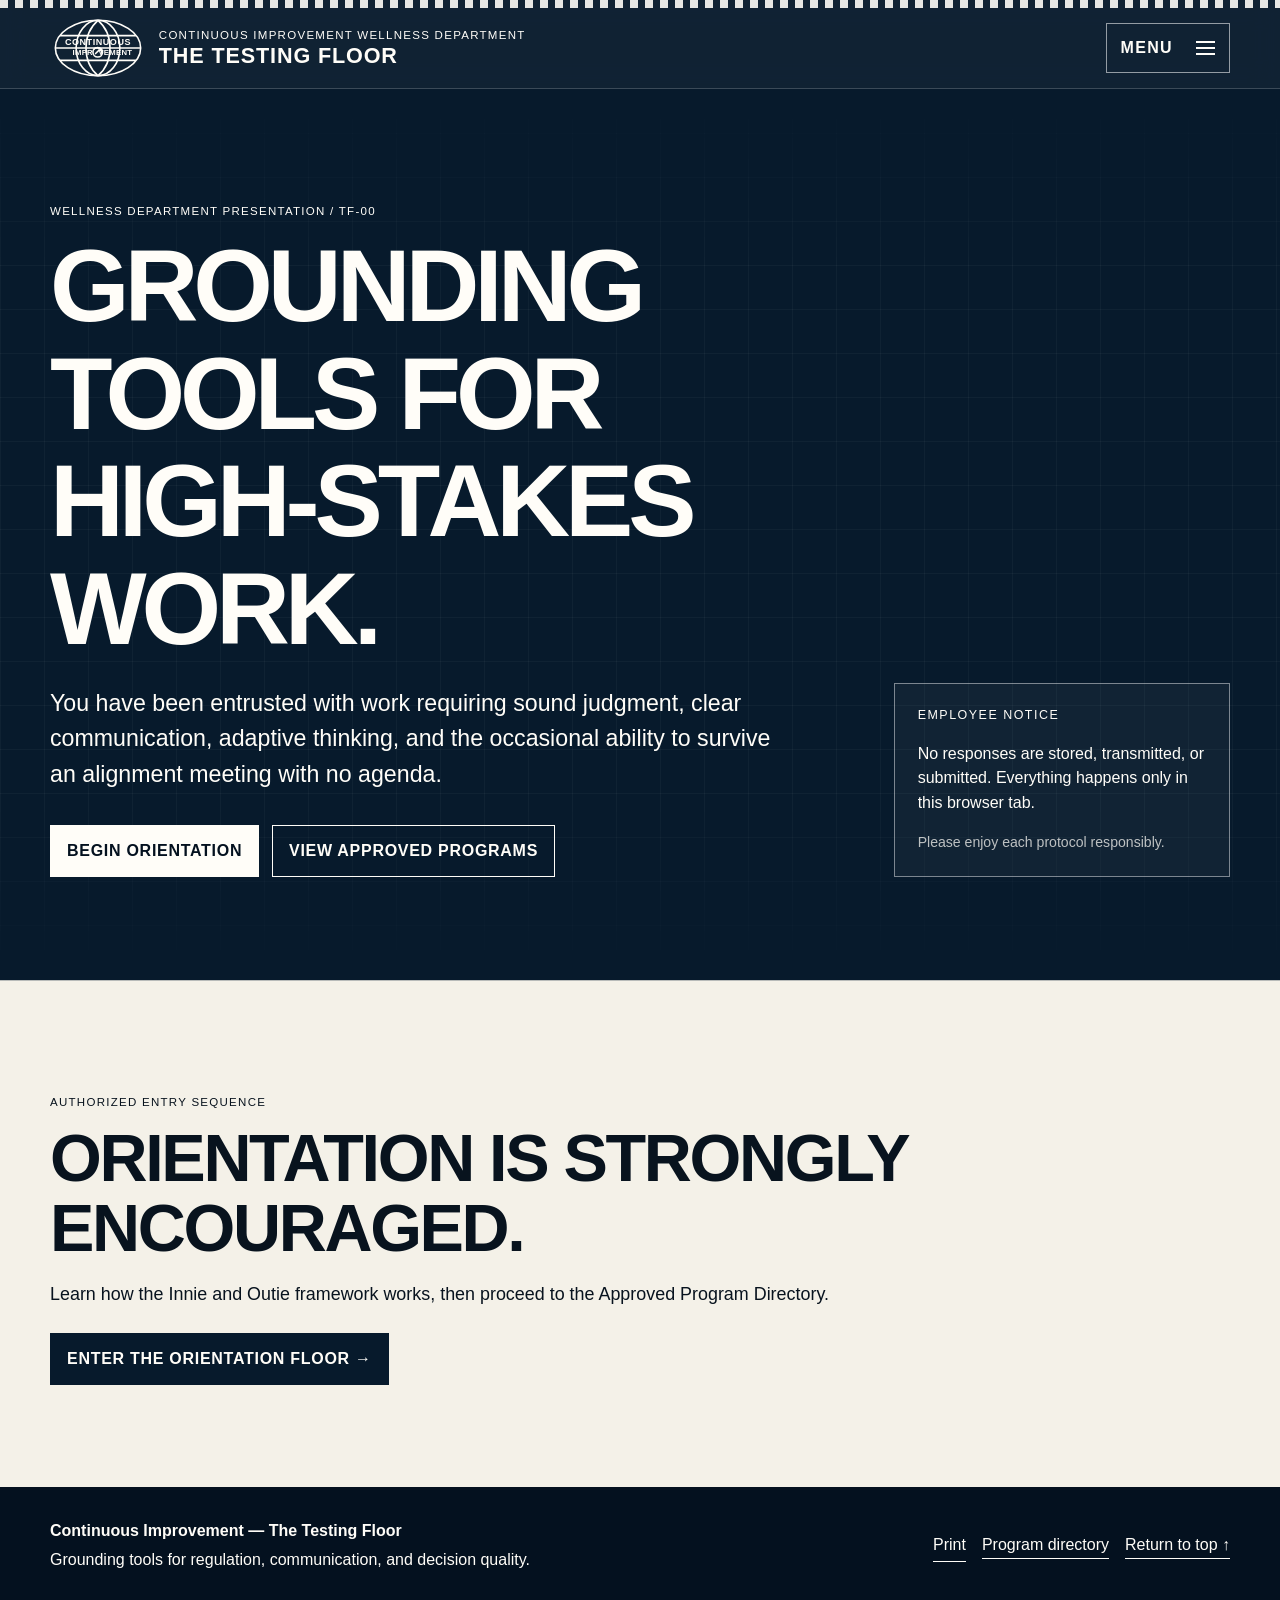
<file: index.html>
<!doctype html>
<html lang="en">
<head>
  <meta charset="utf-8">
  <meta name="viewport" content="width=device-width, initial-scale=1">
  <meta name="description" content="The Testing Floor: privacy-first grounding tools for high-stakes work.">
  <meta name="theme-color" content="#071a2c">
  <title>Grounding Tools for High-Stakes Work | The Testing Floor</title>
  <link rel="icon" href="assets/favicon.svg" type="image/svg+xml">
  <link rel="stylesheet" href="styles.css">
  <script src="script.js" defer></script>
</head>
<body class="multi-page-site">
  <a class="skip-link" href="#main-content">Skip to main content</a>
  <header class="site-header" id="top">
  <div class="header-stripes" aria-hidden="true"></div>
  <div class="header-inner">
    <a class="brand" href="index.html" aria-label="The Testing Floor home">
      <img src="assets/ci-globe.svg" alt="" width="128" height="96">
      <span class="brand-copy">
        <span class="eyebrow">Continuous Improvement Wellness Department</span>
        <span class="brand-title">The Testing Floor</span>
      </span>
    </a>
    <div class="menu-shell">
      <button class="menu-button" type="button" aria-expanded="false" aria-controls="site-menu">
        <span class="menu-button-label">Menu</span>
        <span class="menu-glyph" aria-hidden="true"><i></i><i></i><i></i></span>
      </button>
      <nav id="site-menu" class="site-menu" aria-label="Site navigation">
        <a href="index.html" aria-current="page"><span class="site-menu-number">01</span><span class="site-menu-copy"><strong>Home</strong><small>Testing Floor entrance</small></span></a><a href="orientation.html"><span class="site-menu-number">02</span><span class="site-menu-copy"><strong>The You You Are</strong><small>Orientation</small></span></a><a href="program-directory.html"><span class="site-menu-number">03</span><span class="site-menu-copy"><strong>Program Directory</strong><small>Approved grounding programs</small></span></a><a href="patient-protocols.html"><span class="site-menu-number">04</span><span class="site-menu-copy"><strong>Patient Protocols</strong><small>Which program should I use?</small></span></a><a href="patient-outie-facts.html"><span class="site-menu-number">05</span><span class="site-menu-copy"><strong>Patient Outie Facts</strong><small>Wellness Center closing</small></span></a>
      </nav>
    </div>
  </div>
</header>
  <main id="main-content">
<section aria-labelledby="hero-title" class="hero section section-dark" id="home">
  <div class="hero-grid">
    <div>
      <p class="protocol-code">WELLNESS DEPARTMENT PRESENTATION / TF-00</p>
      <h1 id="hero-title">Grounding tools for high-stakes work.</h1>
      <p class="hero-lede">You have been entrusted with work requiring sound judgment, clear communication, adaptive thinking, and the occasional ability to survive an alignment meeting with no agenda.</p>
      <div class="button-row">
        <a class="button button-primary" href="orientation.html">Begin orientation</a>
        <a class="button button-secondary" href="program-directory.html">View approved programs</a>
      </div>
    </div>
    <aside aria-label="Privacy notice" class="hero-notice">
      <p class="notice-label">Employee Notice</p>
      <p>No responses are stored, transmitted, or submitted. Everything happens only in this browser tab.</p>
      <p class="notice-small">Please enjoy each protocol responsibly.</p>
    </aside>
  </div>
</section>
<section class="section section-cream entrance-panel" aria-labelledby="entrance-title">
  <div class="section-heading">
    <p class="protocol-code">AUTHORIZED ENTRY SEQUENCE</p>
    <h2 id="entrance-title">Orientation is strongly encouraged.</h2>
    <p>Learn how the Innie and Outie framework works, then proceed to the Approved Program Directory.</p>
  </div>
  <a class="button button-dark" href="orientation.html">Enter the orientation floor →</a>
</section></main>
  <footer class="site-footer">
  <div>
    <strong>Continuous Improvement — The Testing Floor</strong>
    <span>Grounding tools for regulation, communication, and decision quality.</span>
  </div>
  <div class="footer-actions">
    <button type="button" class="text-button print-button">Print</button>
    <a href="program-directory.html">Program directory</a>
    <a href="#top">Return to top ↑</a>
  </div>
</footer>
<div class="toast" id="toast" role="status" aria-live="polite" aria-atomic="true"></div>
</body>
</html>
</file>
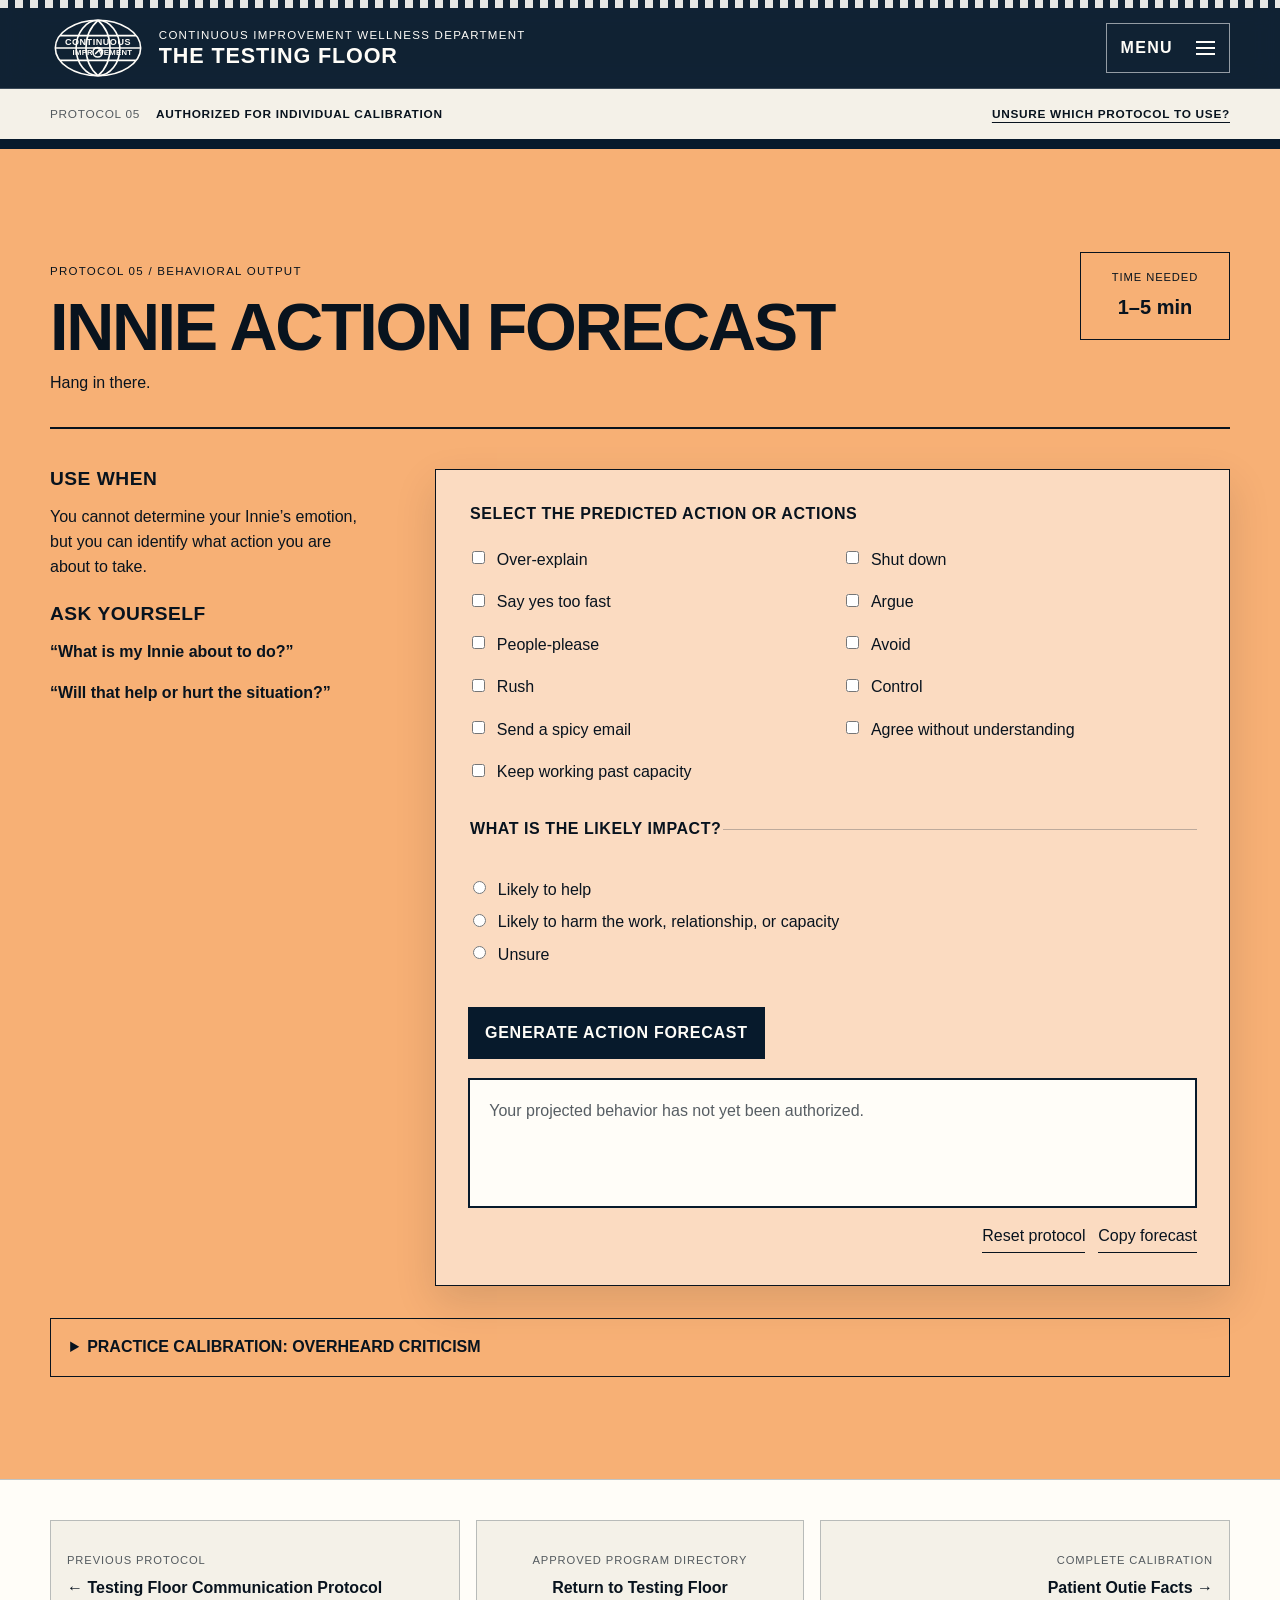
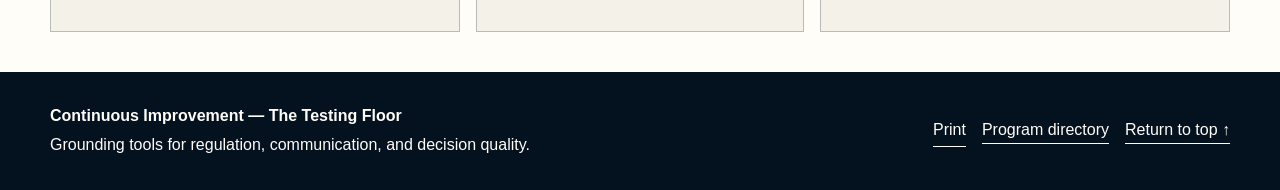
<file: action-forecast.html>
<!DOCTYPE html>

<html lang="en">
<head>
<meta charset="utf-8"/>
<meta content="width=device-width, initial-scale=1" name="viewport"/>
<meta content="Innie Action Forecast, an interactive grounding protocol for high-stakes work." name="description"/>
<meta content="#071a2c" name="theme-color"/>
<title>Innie Action Forecast | The Testing Floor</title>
<link href="assets/favicon.svg" rel="icon" type="image/svg+xml"/>
<link href="styles.css" rel="stylesheet"/>
<script defer="" src="script.js"></script>
</head>
<body class="multi-page-site">
<a class="skip-link" href="#main-content">Skip to main content</a>
<header class="site-header" id="top">
<div aria-hidden="true" class="header-stripes"></div>
<div class="header-inner">
<a aria-label="The Testing Floor home" class="brand" href="index.html">
<img alt="" height="96" src="assets/ci-globe.svg" width="128"/>
<span class="brand-copy">
<span class="eyebrow">Continuous Improvement Wellness Department</span>
<span class="brand-title">The Testing Floor</span>
</span>
</a>
<div class="menu-shell">
<button aria-controls="site-menu" aria-expanded="false" class="menu-button" type="button">
<span class="menu-button-label">Menu</span>
<span aria-hidden="true" class="menu-glyph"><i></i><i></i><i></i></span>
</button>
<nav aria-label="Site navigation" class="site-menu" id="site-menu">
<a href="index.html"><span class="site-menu-number">01</span><span class="site-menu-copy"><strong>Home</strong><small>Testing Floor entrance</small></span></a><a href="orientation.html"><span class="site-menu-number">02</span><span class="site-menu-copy"><strong>The You You Are</strong><small>Orientation</small></span></a><a aria-current="location" href="program-directory.html"><span class="site-menu-number">03</span><span class="site-menu-copy"><strong>Program Directory</strong><small>Approved grounding programs</small></span></a><a href="patient-protocols.html"><span class="site-menu-number">04</span><span class="site-menu-copy"><strong>Patient Protocols</strong><small>Which program should I use?</small></span></a><a href="patient-outie-facts.html"><span class="site-menu-number">05</span><span class="site-menu-copy"><strong>Patient Outie Facts</strong><small>Wellness Center closing</small></span></a>
</nav>
</div>
</div>
</header>
<main id="main-content"><div class="page-status-bar"><div><span>Protocol 05</span><strong>Authorized for individual calibration</strong></div><a href="patient-protocols.html">Unsure which protocol to use?</a></div><section aria-labelledby="forecast-title" class="section section-orange protocol-section" id="forecast">
<div class="protocol-banner">
<div>
<p class="protocol-code">PROTOCOL 05 / BEHAVIORAL OUTPUT</p>
<h2 id="forecast-title">Innie Action Forecast</h2>
<p class="protocol-quote">Hang in there.</p>
</div>
<div class="time-box"><span>Time Needed</span><strong>1–5 min</strong></div>
</div>
<div class="protocol-layout">
<div class="instructions-panel">
<h3>Use when</h3>
<p>You cannot determine your Innie’s emotion, but you can identify what action you are about to take.</p>
<h3>Ask yourself</h3>
<p class="prompt">“What is my Innie about to do?”</p>
<p class="prompt">“Will that help or hurt the situation?”</p>
</div>
<div class="interactive-panel" data-app="forecast">
<fieldset class="checklist-grid" id="forecast-options">
<legend>Select the predicted action or actions</legend>
<label><input type="checkbox" value="over-explain"/> Over-explain</label>
<label><input type="checkbox" value="shut down"/> Shut down</label>
<label><input type="checkbox" value="say yes too fast"/> Say yes too fast</label>
<label><input type="checkbox" value="argue"/> Argue</label>
<label><input type="checkbox" value="people-please"/> People-please</label>
<label><input type="checkbox" value="avoid"/> Avoid</label>
<label><input type="checkbox" value="rush"/> Rush</label>
<label><input type="checkbox" value="control"/> Control</label>
<label><input type="checkbox" value="send a spicy email"/> Send a spicy email</label>
<label><input type="checkbox" value="agree without understanding"/> Agree without understanding</label>
<label><input type="checkbox" value="keep working past capacity"/> Keep working past capacity</label>
</fieldset>
<fieldset class="impact-selector">
<legend>What is the likely impact?</legend>
<label><input name="forecast-impact" type="radio" value="help"/> Likely to help</label>
<label><input name="forecast-impact" type="radio" value="hurt"/> Likely to harm the work, relationship, or capacity</label>
<label><input name="forecast-impact" type="radio" value="unsure"/> Unsure</label>
</fieldset>
<button class="button button-dark generate-button" id="forecast-generate" type="button">Generate action forecast</button>
<div aria-live="polite" class="result-panel" id="forecast-result">
<p class="result-placeholder">Your projected behavior has not yet been authorized.</p>
</div>
<div class="activity-actions">
<button class="text-button reset-button" data-reset="forecast" type="button">Reset protocol</button>
<button class="text-button copy-button" data-copy-target="forecast-result" type="button">Copy forecast</button>
</div>
</div>
</div>
<details class="scenario-box">
<summary>Practice calibration: overheard criticism</summary>
<div class="scenario-content">
<p>You overhear criticism of your performance during a high-stress, high-stakes situation where you were forced to deliver or accept a disappointing outcome. The criticism comes from someone with very little information about the circumstances or what you achieved within them.</p>
<p>You may complete this activity privately. Sharing your Innie First Draft is optional.</p>
</div>
</details>
</section>
<nav aria-label="Protocol navigation" class="page-navigation section section-light">
<a class="page-nav-link page-nav-prev" href="communication-protocol.html"><span>Previous protocol</span><strong>← Testing Floor Communication Protocol</strong></a>
<a class="page-nav-directory" href="program-directory.html"><span>Approved program directory</span><strong>Return to Testing Floor</strong></a>
<a class="page-nav-link page-nav-next" href="patient-outie-facts.html"><span>Complete calibration</span><strong>Patient Outie Facts →</strong></a>
</nav></main>
<footer class="site-footer">
<div>
<strong>Continuous Improvement — The Testing Floor</strong>
<span>Grounding tools for regulation, communication, and decision quality.</span>
</div>
<div class="footer-actions">
<button class="text-button print-button" type="button">Print</button>
<a href="program-directory.html">Program directory</a>
<a href="#top">Return to top ↑</a>
</div>
</footer>
<div aria-atomic="true" aria-live="polite" class="toast" id="toast" role="status"></div>
</body>
</html>
</file>
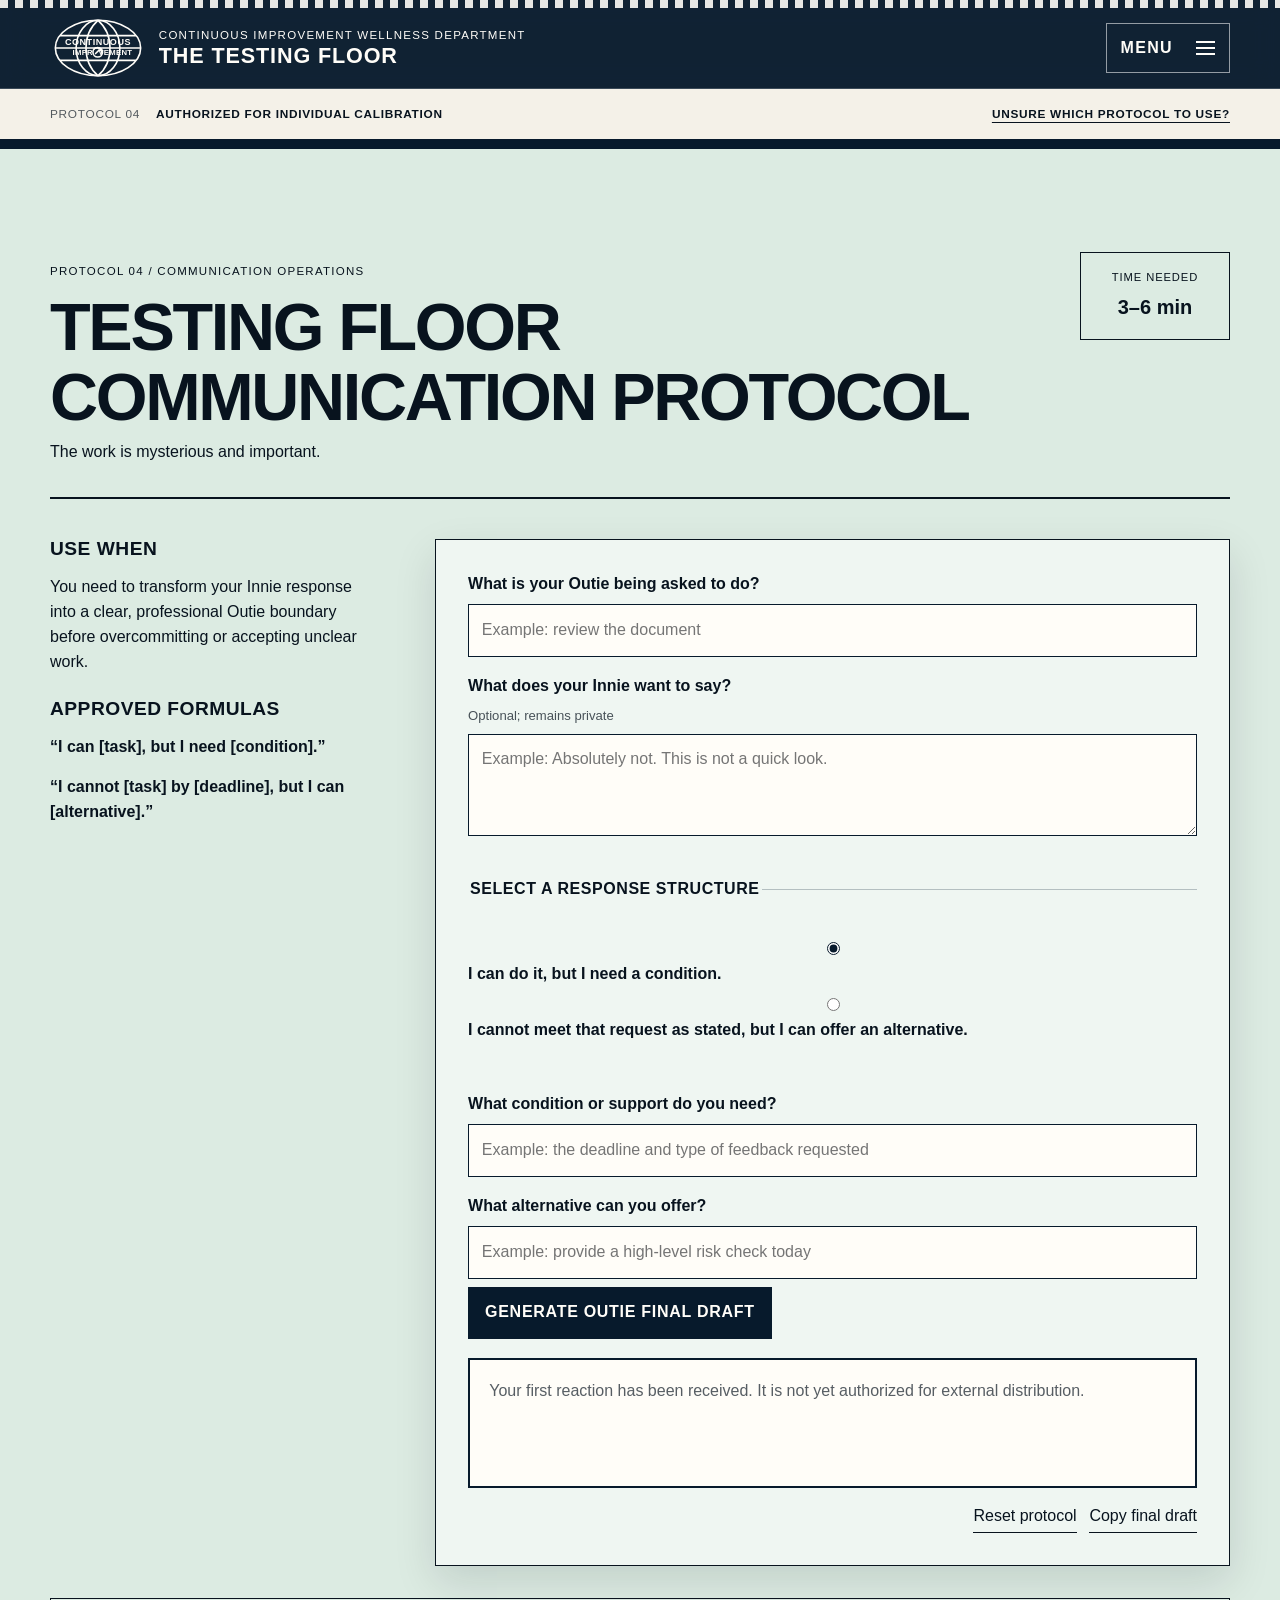
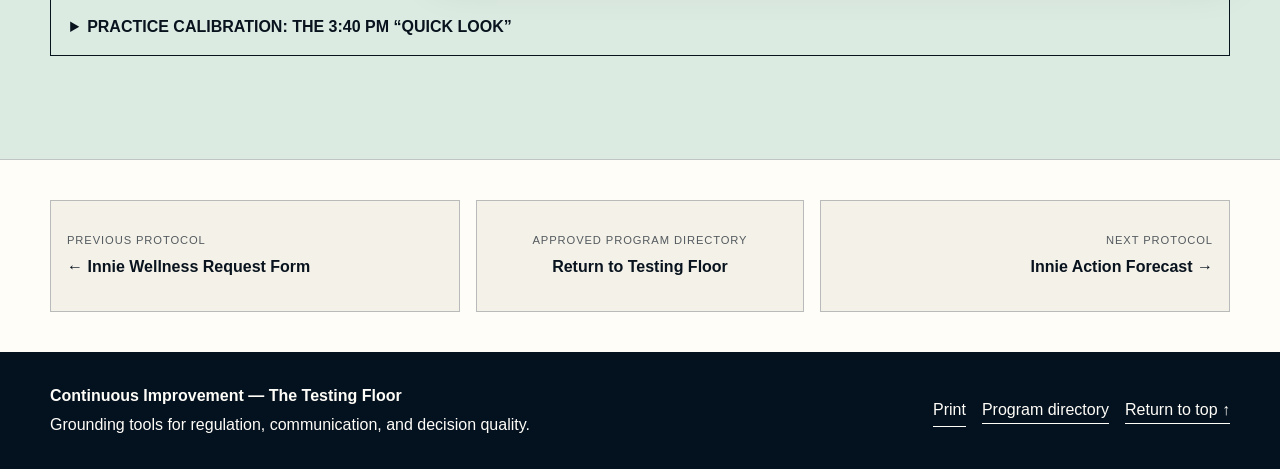
<file: communication-protocol.html>
<!DOCTYPE html>

<html lang="en">
<head>
<meta charset="utf-8"/>
<meta content="width=device-width, initial-scale=1" name="viewport"/>
<meta content="Testing Floor Communication Protocol, an interactive grounding protocol for high-stakes work." name="description"/>
<meta content="#071a2c" name="theme-color"/>
<title>Testing Floor Communication Protocol | The Testing Floor</title>
<link href="assets/favicon.svg" rel="icon" type="image/svg+xml"/>
<link href="styles.css" rel="stylesheet"/>
<script defer="" src="script.js"></script>
</head>
<body class="multi-page-site">
<a class="skip-link" href="#main-content">Skip to main content</a>
<header class="site-header" id="top">
<div aria-hidden="true" class="header-stripes"></div>
<div class="header-inner">
<a aria-label="The Testing Floor home" class="brand" href="index.html">
<img alt="" height="96" src="assets/ci-globe.svg" width="128"/>
<span class="brand-copy">
<span class="eyebrow">Continuous Improvement Wellness Department</span>
<span class="brand-title">The Testing Floor</span>
</span>
</a>
<div class="menu-shell">
<button aria-controls="site-menu" aria-expanded="false" class="menu-button" type="button">
<span class="menu-button-label">Menu</span>
<span aria-hidden="true" class="menu-glyph"><i></i><i></i><i></i></span>
</button>
<nav aria-label="Site navigation" class="site-menu" id="site-menu">
<a href="index.html"><span class="site-menu-number">01</span><span class="site-menu-copy"><strong>Home</strong><small>Testing Floor entrance</small></span></a><a href="orientation.html"><span class="site-menu-number">02</span><span class="site-menu-copy"><strong>The You You Are</strong><small>Orientation</small></span></a><a aria-current="location" href="program-directory.html"><span class="site-menu-number">03</span><span class="site-menu-copy"><strong>Program Directory</strong><small>Approved grounding programs</small></span></a><a href="patient-protocols.html"><span class="site-menu-number">04</span><span class="site-menu-copy"><strong>Patient Protocols</strong><small>Which program should I use?</small></span></a><a href="patient-outie-facts.html"><span class="site-menu-number">05</span><span class="site-menu-copy"><strong>Patient Outie Facts</strong><small>Wellness Center closing</small></span></a>
</nav>
</div>
</div>
</header>
<main id="main-content"><div class="page-status-bar"><div><span>Protocol 04</span><strong>Authorized for individual calibration</strong></div><a href="patient-protocols.html">Unsure which protocol to use?</a></div><section aria-labelledby="communication-title" class="section section-mint protocol-section" id="communication">
<div class="protocol-banner">
<div>
<p class="protocol-code">PROTOCOL 04 / COMMUNICATION OPERATIONS</p>
<h2 id="communication-title">Testing Floor Communication Protocol</h2>
<p class="protocol-quote">The work is mysterious and important.</p>
</div>
<div class="time-box"><span>Time Needed</span><strong>3–6 min</strong></div>
</div>
<div class="protocol-layout">
<div class="instructions-panel">
<h3>Use when</h3>
<p>You need to transform your Innie response into a clear, professional Outie boundary before overcommitting or accepting unclear work.</p>
<h3>Approved formulas</h3>
<p class="prompt">“I can [task], but I need [condition].”</p>
<p class="prompt">“I cannot [task] by [deadline], but I can [alternative].”</p>
</div>
<div class="interactive-panel" data-app="communication">
<div class="form-grid">
<label>
              What is your Outie being asked to do?
              <input id="comm-task" placeholder="Example: review the document" type="text"/>
</label>
<label>
              What does your Innie want to say? <span class="optional">Optional; remains private</span>
<textarea id="comm-innie" placeholder="Example: Absolutely not. This is not a quick look." rows="3"></textarea>
</label>
<fieldset class="response-type">
<legend>Select a response structure</legend>
<label><input checked="" name="response-type" type="radio" value="conditional"/> I can do it, but I need a condition.</label>
<label><input name="response-type" type="radio" value="alternative"/> I cannot meet that request as stated, but I can offer an alternative.</label>
</fieldset>
<label>
              What condition or support do you need?
              <input id="comm-need" placeholder="Example: the deadline and type of feedback requested" type="text"/>
</label>
<label hidden="" id="alternative-field">
              What alternative can you offer?
              <input id="comm-alternative" placeholder="Example: provide a high-level risk check today" type="text"/>
</label>
</div>
<button class="button button-dark generate-button" id="communication-generate" type="button">Generate Outie Final Draft</button>
<div aria-live="polite" class="result-panel" id="communication-result">
<p class="result-placeholder">Your first reaction has been received. It is not yet authorized for external distribution.</p>
</div>
<div class="activity-actions">
<button class="text-button reset-button" data-reset="communication" type="button">Reset protocol</button>
<button class="text-button copy-button" data-copy-target="communication-result" type="button">Copy final draft</button>
</div>
</div>
</div>
<details class="scenario-box">
<summary>Practice calibration: the 3:40 PM “quick look”</summary>
<div class="scenario-content">
<p>You receive a Teams message at 3:40 PM: “Hi! Can you take a quick look at this before end of day? It should be easy. We just need your thoughts before sending it to leadership.” You leave the office at 4:00 PM.</p>
<p>What is your Outie being asked to do, and what does your Innie need before you can responsibly respond?</p>
</div>
</details>
</section>
<nav aria-label="Protocol navigation" class="page-navigation section section-light">
<a class="page-nav-link page-nav-prev" href="wellness-request.html"><span>Previous protocol</span><strong>← Innie Wellness Request Form</strong></a>
<a class="page-nav-directory" href="program-directory.html"><span>Approved program directory</span><strong>Return to Testing Floor</strong></a>
<a class="page-nav-link page-nav-next" href="action-forecast.html"><span>Next protocol</span><strong>Innie Action Forecast →</strong></a>
</nav></main>
<footer class="site-footer">
<div>
<strong>Continuous Improvement — The Testing Floor</strong>
<span>Grounding tools for regulation, communication, and decision quality.</span>
</div>
<div class="footer-actions">
<button class="text-button print-button" type="button">Print</button>
<a href="program-directory.html">Program directory</a>
<a href="#top">Return to top ↑</a>
</div>
</footer>
<div aria-atomic="true" aria-live="polite" class="toast" id="toast" role="status"></div>
</body>
</html>
</file>
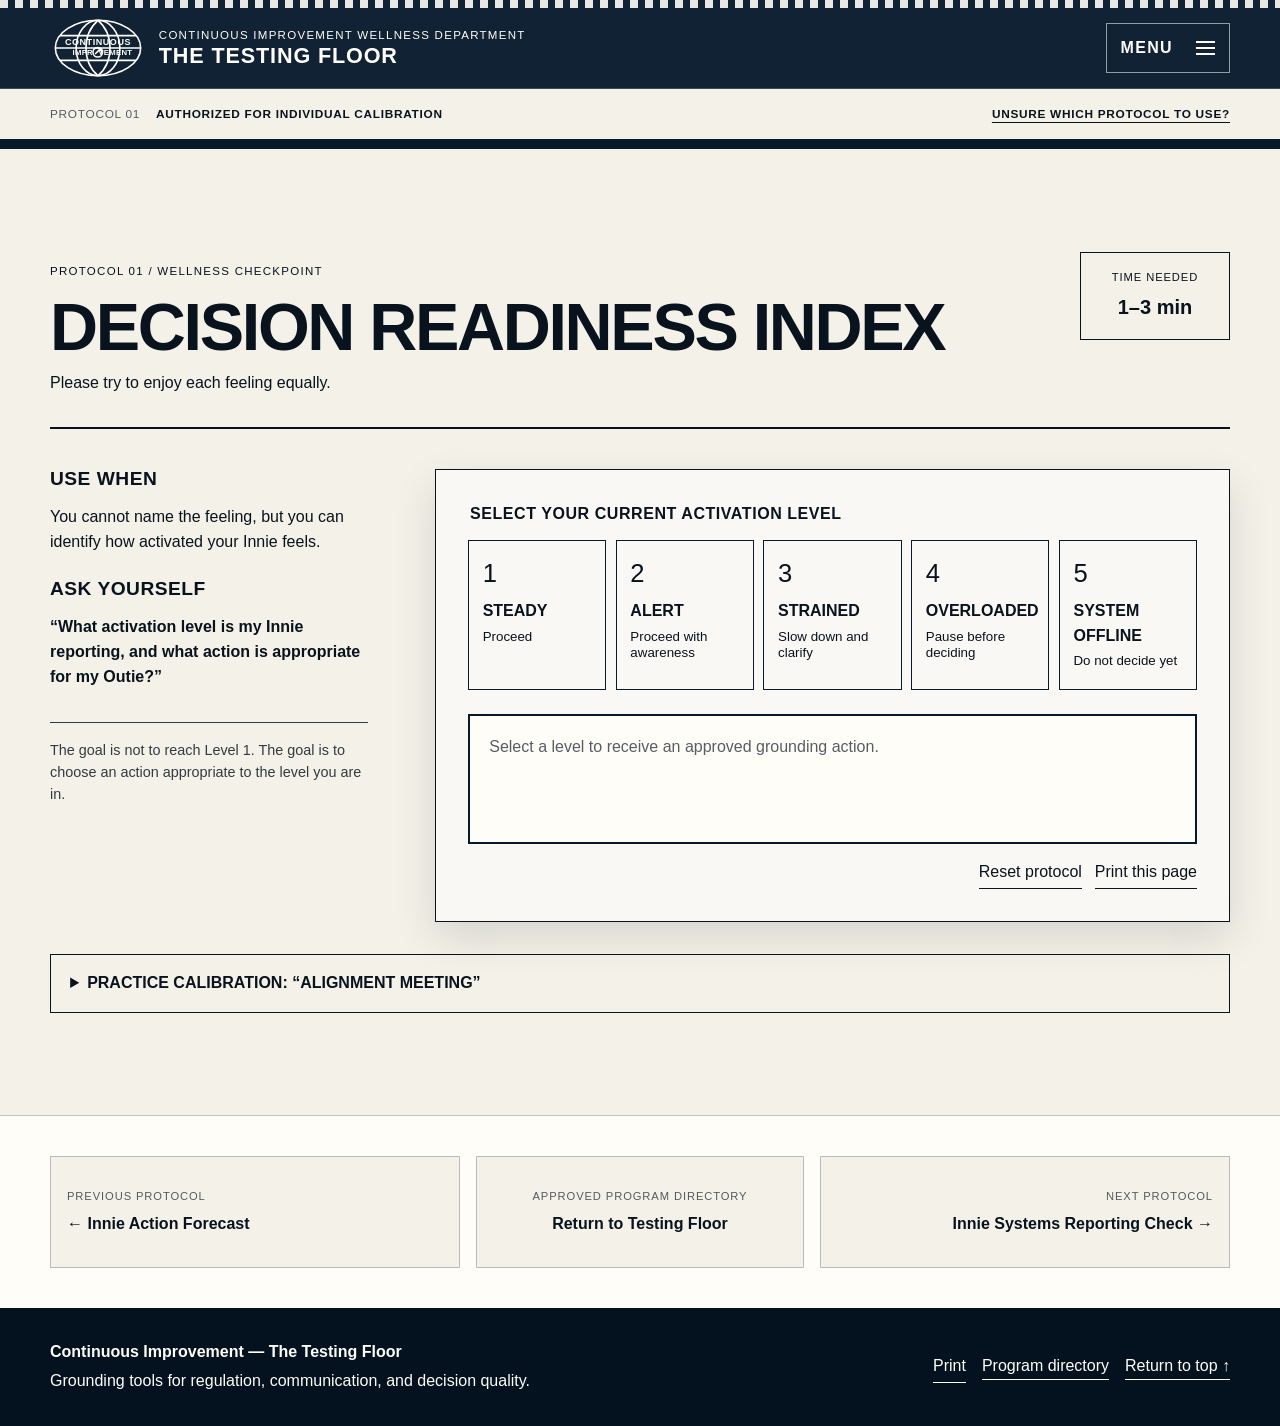
<file: decision-readiness.html>
<!DOCTYPE html>

<html lang="en">
<head>
<meta charset="utf-8"/>
<meta content="width=device-width, initial-scale=1" name="viewport"/>
<meta content="Decision Readiness Index, an interactive grounding protocol for high-stakes work." name="description"/>
<meta content="#071a2c" name="theme-color"/>
<title>Decision Readiness Index | The Testing Floor</title>
<link href="assets/favicon.svg" rel="icon" type="image/svg+xml"/>
<link href="styles.css" rel="stylesheet"/>
<script defer="" src="script.js"></script>
</head>
<body class="multi-page-site">
<a class="skip-link" href="#main-content">Skip to main content</a>
<header class="site-header" id="top">
<div aria-hidden="true" class="header-stripes"></div>
<div class="header-inner">
<a aria-label="The Testing Floor home" class="brand" href="index.html">
<img alt="" height="96" src="assets/ci-globe.svg" width="128"/>
<span class="brand-copy">
<span class="eyebrow">Continuous Improvement Wellness Department</span>
<span class="brand-title">The Testing Floor</span>
</span>
</a>
<div class="menu-shell">
<button aria-controls="site-menu" aria-expanded="false" class="menu-button" type="button">
<span class="menu-button-label">Menu</span>
<span aria-hidden="true" class="menu-glyph"><i></i><i></i><i></i></span>
</button>
<nav aria-label="Site navigation" class="site-menu" id="site-menu">
<a href="index.html"><span class="site-menu-number">01</span><span class="site-menu-copy"><strong>Home</strong><small>Testing Floor entrance</small></span></a><a href="orientation.html"><span class="site-menu-number">02</span><span class="site-menu-copy"><strong>The You You Are</strong><small>Orientation</small></span></a><a aria-current="location" href="program-directory.html"><span class="site-menu-number">03</span><span class="site-menu-copy"><strong>Program Directory</strong><small>Approved grounding programs</small></span></a><a href="patient-protocols.html"><span class="site-menu-number">04</span><span class="site-menu-copy"><strong>Patient Protocols</strong><small>Which program should I use?</small></span></a><a href="patient-outie-facts.html"><span class="site-menu-number">05</span><span class="site-menu-copy"><strong>Patient Outie Facts</strong><small>Wellness Center closing</small></span></a>
</nav>
</div>
</div>
</header>
<main id="main-content"><div class="page-status-bar"><div><span>Protocol 01</span><strong>Authorized for individual calibration</strong></div><a href="patient-protocols.html">Unsure which protocol to use?</a></div><section aria-labelledby="dri-title" class="section section-cream protocol-section" id="dri">
<div class="protocol-banner">
<div>
<p class="protocol-code">PROTOCOL 01 / WELLNESS CHECKPOINT</p>
<h2 id="dri-title">Decision Readiness Index</h2>
<p class="protocol-quote">Please try to enjoy each feeling equally.</p>
</div>
<div class="time-box"><span>Time Needed</span><strong>1–3 min</strong></div>
</div>
<div class="protocol-layout">
<div class="instructions-panel">
<h3>Use when</h3>
<p>You cannot name the feeling, but you can identify how activated your Innie feels.</p>
<h3>Ask yourself</h3>
<p class="prompt">“What activation level is my Innie reporting, and what action is appropriate for my Outie?”</p>
<p class="fine-print">The goal is not to reach Level 1. The goal is to choose an action appropriate to the level you are in.</p>
</div>
<div class="interactive-panel" data-app="dri">
<fieldset class="level-selector">
<legend>Select your current activation level</legend>
<div class="level-grid">
<button class="level-button" data-level="1" type="button"><span>1</span><strong>Steady</strong><small>Proceed</small></button>
<button class="level-button" data-level="2" type="button"><span>2</span><strong>Alert</strong><small>Proceed with awareness</small></button>
<button class="level-button" data-level="3" type="button"><span>3</span><strong>Strained</strong><small>Slow down and clarify</small></button>
<button class="level-button" data-level="4" type="button"><span>4</span><strong>Overloaded</strong><small>Pause before deciding</small></button>
<button class="level-button" data-level="5" type="button"><span>5</span><strong>System Offline</strong><small>Do not decide yet</small></button>
</div>
</fieldset>
<div aria-live="polite" class="result-panel" id="dri-result">
<p class="result-placeholder">Select a level to receive an approved grounding action.</p>
</div>
<div class="activity-actions">
<button class="text-button reset-button" data-reset="dri" type="button">Reset protocol</button>
<button class="text-button print-button" type="button">Print this page</button>
</div>
</div>
</div>
<details class="scenario-box">
<summary>Practice calibration: “Alignment Meeting”</summary>
<div class="scenario-content">
<p>You have been invited to a meeting titled <strong>“Alignment Meeting.”</strong> There is no agenda. Six people have accepted. The organizer says, “We’ll figure it out once everyone is in the room, but you can go ahead and kick us off.”</p>
<ol>
<li>Identify your Innie’s activation level.</li>
<li>Use the DRI to determine your Outie’s next action.</li>
<li>Ask: “What would help my Innie move down one level?”</li>
</ol>
</div>
</details>
</section>
<nav aria-label="Protocol navigation" class="page-navigation section section-light">
<a class="page-nav-link page-nav-prev" href="action-forecast.html"><span>Previous protocol</span><strong>← Innie Action Forecast</strong></a>
<a class="page-nav-directory" href="program-directory.html"><span>Approved program directory</span><strong>Return to Testing Floor</strong></a>
<a class="page-nav-link page-nav-next" href="systems-reporting.html"><span>Next protocol</span><strong>Innie Systems Reporting Check →</strong></a>
</nav></main>
<footer class="site-footer">
<div>
<strong>Continuous Improvement — The Testing Floor</strong>
<span>Grounding tools for regulation, communication, and decision quality.</span>
</div>
<div class="footer-actions">
<button class="text-button print-button" type="button">Print</button>
<a href="program-directory.html">Program directory</a>
<a href="#top">Return to top ↑</a>
</div>
</footer>
<div aria-atomic="true" aria-live="polite" class="toast" id="toast" role="status"></div>
</body>
</html>
</file>
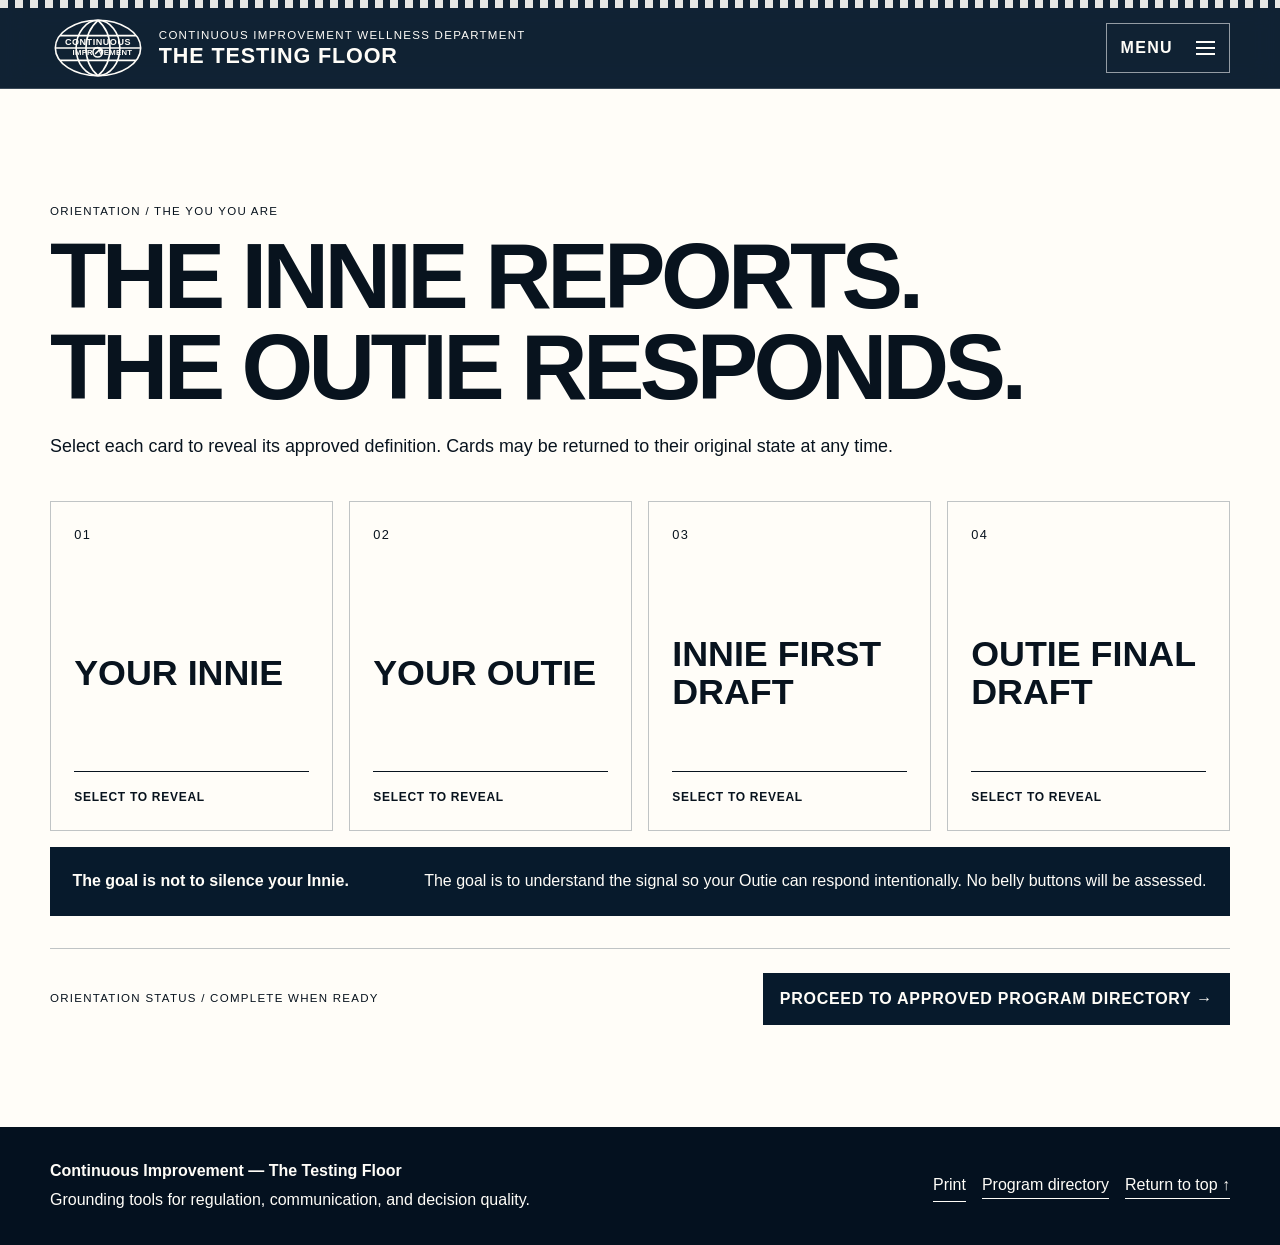
<file: orientation.html>
<!doctype html>
<html lang="en">
<head>
  <meta charset="utf-8">
  <meta name="viewport" content="width=device-width, initial-scale=1">
  <meta name="description" content="Orientation to the Innie and Outie framework used by The Testing Floor.">
  <meta name="theme-color" content="#071a2c">
  <title>The You You Are | The Testing Floor</title>
  <link rel="icon" href="assets/favicon.svg" type="image/svg+xml">
  <link rel="stylesheet" href="styles.css">
  <script src="script.js" defer></script>
</head>
<body class="multi-page-site">
  <a class="skip-link" href="#main-content">Skip to main content</a>
  <header class="site-header" id="top">
  <div class="header-stripes" aria-hidden="true"></div>
  <div class="header-inner">
    <a class="brand" href="index.html" aria-label="The Testing Floor home">
      <img src="assets/ci-globe.svg" alt="" width="128" height="96">
      <span class="brand-copy">
        <span class="eyebrow">Continuous Improvement Wellness Department</span>
        <span class="brand-title">The Testing Floor</span>
      </span>
    </a>
    <div class="menu-shell">
      <button class="menu-button" type="button" aria-expanded="false" aria-controls="site-menu">
        <span class="menu-button-label">Menu</span>
        <span class="menu-glyph" aria-hidden="true"><i></i><i></i><i></i></span>
      </button>
      <nav id="site-menu" class="site-menu" aria-label="Site navigation">
        <a href="index.html"><span class="site-menu-number">01</span><span class="site-menu-copy"><strong>Home</strong><small>Testing Floor entrance</small></span></a><a href="orientation.html" aria-current="page"><span class="site-menu-number">02</span><span class="site-menu-copy"><strong>The You You Are</strong><small>Orientation</small></span></a><a href="program-directory.html"><span class="site-menu-number">03</span><span class="site-menu-copy"><strong>Program Directory</strong><small>Approved grounding programs</small></span></a><a href="patient-protocols.html"><span class="site-menu-number">04</span><span class="site-menu-copy"><strong>Patient Protocols</strong><small>Which program should I use?</small></span></a><a href="patient-outie-facts.html"><span class="site-menu-number">05</span><span class="site-menu-copy"><strong>Patient Outie Facts</strong><small>Wellness Center closing</small></span></a>
      </nav>
    </div>
  </div>
</header>
  <main id="main-content">
<section aria-labelledby="orientation-title" class="section section-light orientation-page">
  <div class="section-heading orientation-heading">
    <p class="protocol-code">ORIENTATION / THE YOU YOU ARE</p>
    <h1 id="orientation-title" class="page-title">The Innie reports. The Outie responds.</h1>
    <p>Select each card to reveal its approved definition. Cards may be returned to their original state at any time.</p>
  </div>
  <div class="flip-card-grid" aria-label="Innie and Outie definitions">
    <button class="flip-card" type="button" aria-pressed="false" aria-label="Your Innie. Select to reveal definition.">
      <span class="flip-card-inner">
        <span class="flip-card-face flip-card-front" aria-hidden="false">
          <span class="definition-number">01</span>
          <span class="flip-card-title">Your Innie</span>
          <span class="flip-card-hint">Select to reveal</span>
        </span>
        <span class="flip-card-face flip-card-back" aria-hidden="true">
          <span class="definition-number">01 / REPORTING STATE</span>
          <span class="flip-card-title">Your Innie</span>
          <span class="flip-card-copy">Your internal operating state: first reactions, body signals, activation, confusion, urgency, capacity, unmet needs, and what you privately want to say.</span>
          <span class="flip-card-hint">Select to return</span>
        </span>
      </span>
    </button>
    <button class="flip-card" type="button" aria-pressed="false" aria-label="Your Outie. Select to reveal definition.">
      <span class="flip-card-inner">
        <span class="flip-card-face flip-card-front" aria-hidden="false">
          <span class="definition-number">02</span>
          <span class="flip-card-title">Your Outie</span>
          <span class="flip-card-hint">Select to reveal</span>
        </span>
        <span class="flip-card-face flip-card-back" aria-hidden="true">
          <span class="definition-number">02 / RESPONSE MODE</span>
          <span class="flip-card-title">Your Outie</span>
          <span class="flip-card-copy">Your external response and professional action: the words you communicate, questions you ask, boundaries you set, actions you choose, and decisions you make.</span>
          <span class="flip-card-hint">Select to return</span>
        </span>
      </span>
    </button>
    <button class="flip-card" type="button" aria-pressed="false" aria-label="Innie First Draft. Select to reveal definition.">
      <span class="flip-card-inner">
        <span class="flip-card-face flip-card-front" aria-hidden="false">
          <span class="definition-number">03</span>
          <span class="flip-card-title">Innie First Draft</span>
          <span class="flip-card-hint">Select to reveal</span>
        </span>
        <span class="flip-card-face flip-card-back" aria-hidden="true">
          <span class="definition-number">03 / INTERNAL COPY</span>
          <span class="flip-card-title">Innie First Draft</span>
          <span class="flip-card-copy">The unfiltered internal reaction. It is information, not an instruction.</span>
          <span class="flip-card-hint">Select to return</span>
        </span>
      </span>
    </button>
    <button class="flip-card" type="button" aria-pressed="false" aria-label="Outie Final Draft. Select to reveal definition.">
      <span class="flip-card-inner">
        <span class="flip-card-face flip-card-front" aria-hidden="false">
          <span class="definition-number">04</span>
          <span class="flip-card-title">Outie Final Draft</span>
          <span class="flip-card-hint">Select to reveal</span>
        </span>
        <span class="flip-card-face flip-card-back" aria-hidden="true">
          <span class="definition-number">04 / EXTERNAL COPY</span>
          <span class="flip-card-title">Outie Final Draft</span>
          <span class="flip-card-copy">The clear, professional translation of the internal signal.</span>
          <span class="flip-card-hint">Select to return</span>
        </span>
      </span>
    </button>
  </div>
  <div class="callout orientation-callout">
    <strong>The goal is not to silence your Innie.</strong>
    <span>The goal is to understand the signal so your Outie can respond intentionally. No belly buttons will be assessed.</span>
  </div>
  <div class="page-advance">
    <p class="protocol-code">ORIENTATION STATUS / COMPLETE WHEN READY</p>
    <a class="button button-dark" href="program-directory.html">Proceed to Approved Program Directory →</a>
  </div>
</section></main>
  <footer class="site-footer">
  <div>
    <strong>Continuous Improvement — The Testing Floor</strong>
    <span>Grounding tools for regulation, communication, and decision quality.</span>
  </div>
  <div class="footer-actions">
    <button type="button" class="text-button print-button">Print</button>
    <a href="program-directory.html">Program directory</a>
    <a href="#top">Return to top ↑</a>
  </div>
</footer>
<div class="toast" id="toast" role="status" aria-live="polite" aria-atomic="true"></div>
</body>
</html>
</file>
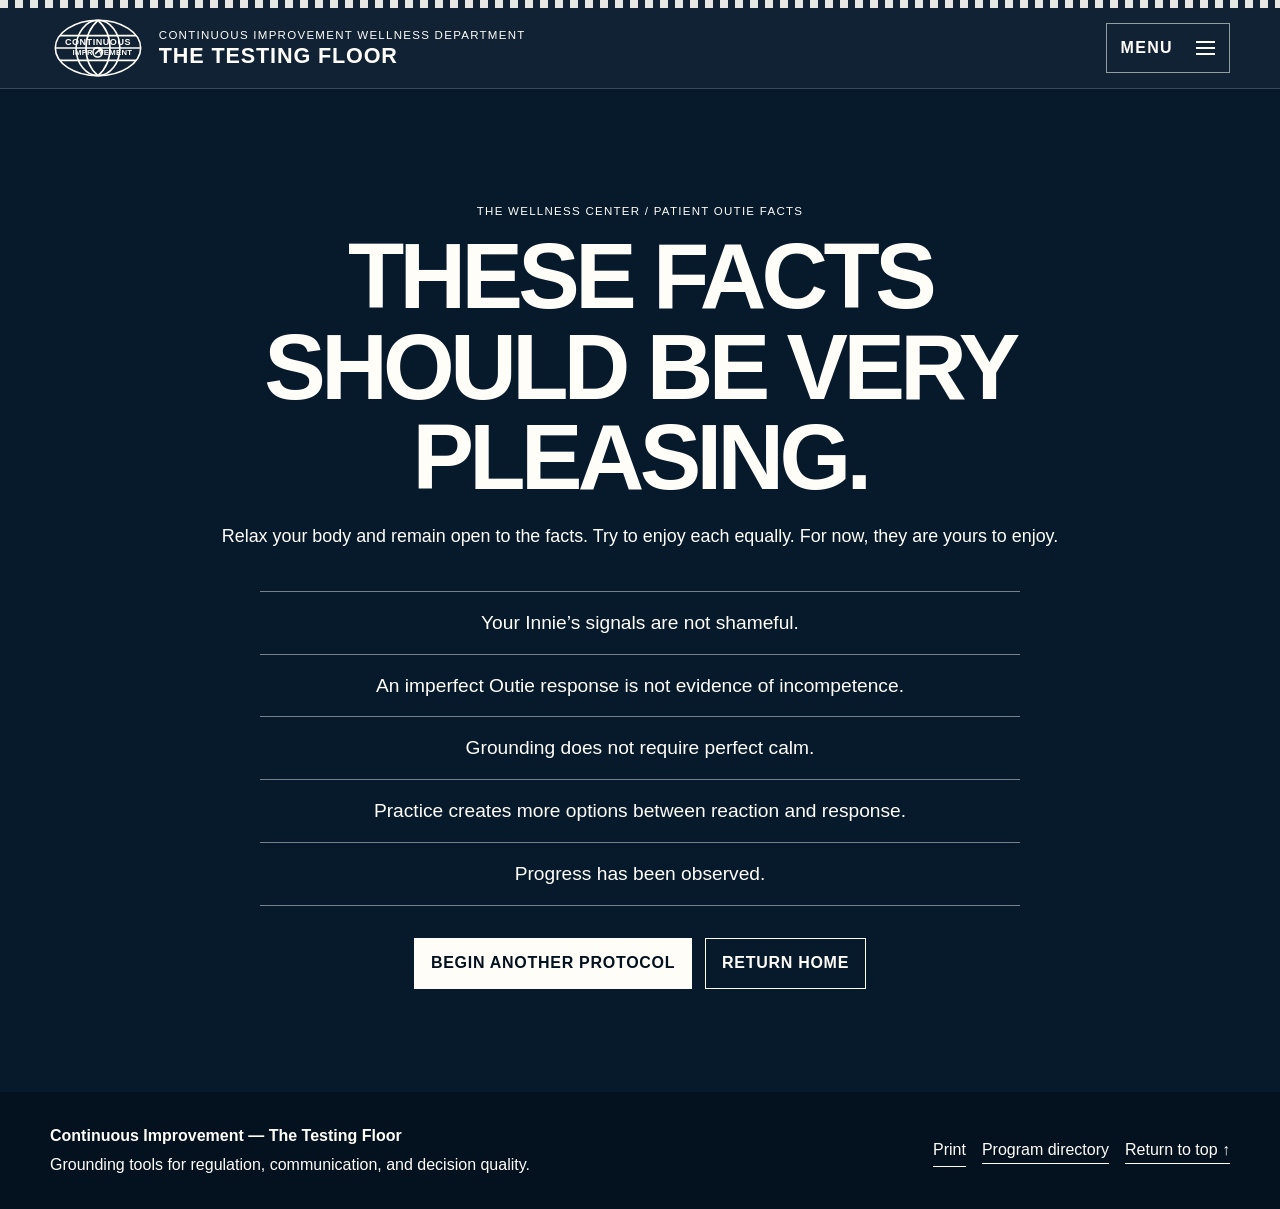
<file: patient-outie-facts.html>
<!doctype html>
<html lang="en">
<head>
  <meta charset="utf-8">
  <meta name="viewport" content="width=device-width, initial-scale=1">
  <meta name="description" content="Closing wellness reminders from The Testing Floor.">
  <meta name="theme-color" content="#071a2c">
  <title>Patient Outie Facts | The Testing Floor</title>
  <link rel="icon" href="assets/favicon.svg" type="image/svg+xml">
  <link rel="stylesheet" href="styles.css">
  <script src="script.js" defer></script>
</head>
<body class="multi-page-site">
  <a class="skip-link" href="#main-content">Skip to main content</a>
  <header class="site-header" id="top">
  <div class="header-stripes" aria-hidden="true"></div>
  <div class="header-inner">
    <a class="brand" href="index.html" aria-label="The Testing Floor home">
      <img src="assets/ci-globe.svg" alt="" width="128" height="96">
      <span class="brand-copy">
        <span class="eyebrow">Continuous Improvement Wellness Department</span>
        <span class="brand-title">The Testing Floor</span>
      </span>
    </a>
    <div class="menu-shell">
      <button class="menu-button" type="button" aria-expanded="false" aria-controls="site-menu">
        <span class="menu-button-label">Menu</span>
        <span class="menu-glyph" aria-hidden="true"><i></i><i></i><i></i></span>
      </button>
      <nav id="site-menu" class="site-menu" aria-label="Site navigation">
        <a href="index.html"><span class="site-menu-number">01</span><span class="site-menu-copy"><strong>Home</strong><small>Testing Floor entrance</small></span></a><a href="orientation.html"><span class="site-menu-number">02</span><span class="site-menu-copy"><strong>The You You Are</strong><small>Orientation</small></span></a><a href="program-directory.html"><span class="site-menu-number">03</span><span class="site-menu-copy"><strong>Program Directory</strong><small>Approved grounding programs</small></span></a><a href="patient-protocols.html"><span class="site-menu-number">04</span><span class="site-menu-copy"><strong>Patient Protocols</strong><small>Which program should I use?</small></span></a><a href="patient-outie-facts.html" aria-current="page"><span class="site-menu-number">05</span><span class="site-menu-copy"><strong>Patient Outie Facts</strong><small>Wellness Center closing</small></span></a>
      </nav>
    </div>
  </div>
</header>
  <main id="main-content">
<section aria-labelledby="facts-title" class="section section-dark closing-section facts-page">
  <div class="section-heading">
    <p class="protocol-code">THE WELLNESS CENTER / PATIENT OUTIE FACTS</p>
    <h1 id="facts-title" class="page-title">These facts should be very pleasing.</h1>
    <p>Relax your body and remain open to the facts. Try to enjoy each equally. For now, they are yours to enjoy.</p>
  </div>
  <ul class="facts-list">
    <li>Your Innie’s signals are not shameful.</li>
    <li>An imperfect Outie response is not evidence of incompetence.</li>
    <li>Grounding does not require perfect calm.</li>
    <li>Practice creates more options between reaction and response.</li>
    <li>Progress has been observed.</li>
  </ul>
  <div class="button-row centered-buttons">
    <a class="button button-primary" href="program-directory.html">Begin another protocol</a>
    <a class="button button-secondary" href="index.html">Return home</a>
  </div>
</section></main>
  <footer class="site-footer">
  <div>
    <strong>Continuous Improvement — The Testing Floor</strong>
    <span>Grounding tools for regulation, communication, and decision quality.</span>
  </div>
  <div class="footer-actions">
    <button type="button" class="text-button print-button">Print</button>
    <a href="program-directory.html">Program directory</a>
    <a href="#top">Return to top ↑</a>
  </div>
</footer>
<div class="toast" id="toast" role="status" aria-live="polite" aria-atomic="true"></div>
</body>
</html>
</file>
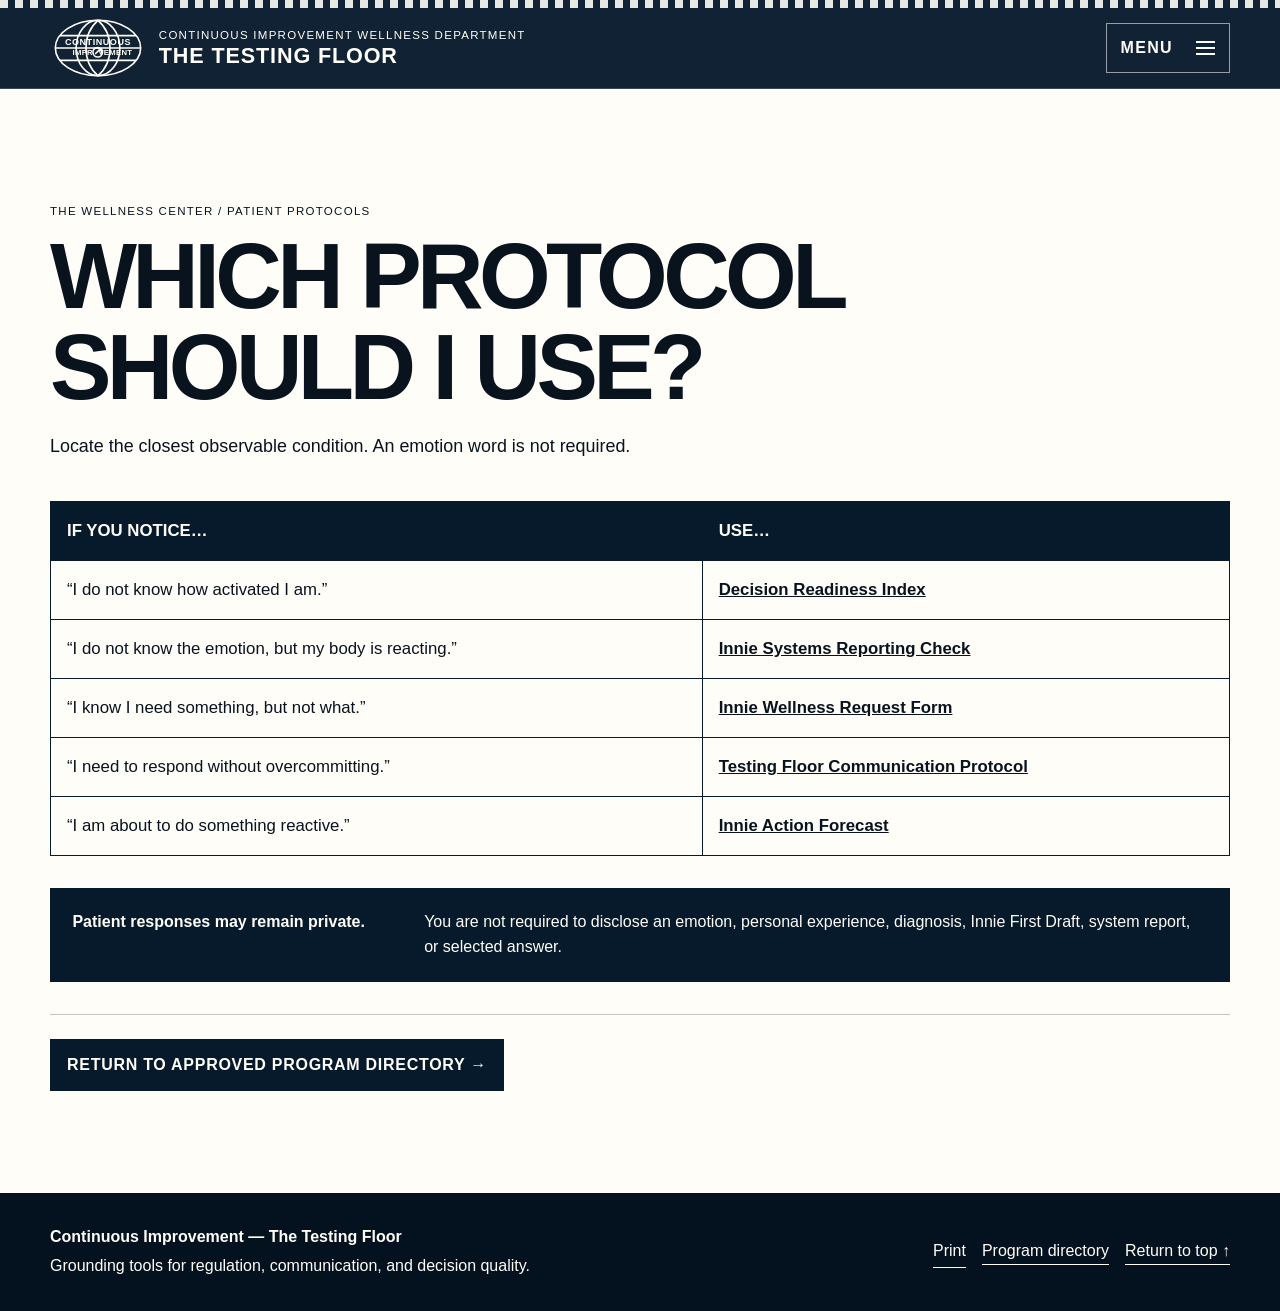
<file: patient-protocols.html>
<!doctype html>
<html lang="en">
<head>
  <meta charset="utf-8">
  <meta name="viewport" content="width=device-width, initial-scale=1">
  <meta name="description" content="A quick guide for selecting the appropriate Testing Floor grounding protocol.">
  <meta name="theme-color" content="#071a2c">
  <title>Patient Protocols | The Testing Floor</title>
  <link rel="icon" href="assets/favicon.svg" type="image/svg+xml">
  <link rel="stylesheet" href="styles.css">
  <script src="script.js" defer></script>
</head>
<body class="multi-page-site">
  <a class="skip-link" href="#main-content">Skip to main content</a>
  <header class="site-header" id="top">
  <div class="header-stripes" aria-hidden="true"></div>
  <div class="header-inner">
    <a class="brand" href="index.html" aria-label="The Testing Floor home">
      <img src="assets/ci-globe.svg" alt="" width="128" height="96">
      <span class="brand-copy">
        <span class="eyebrow">Continuous Improvement Wellness Department</span>
        <span class="brand-title">The Testing Floor</span>
      </span>
    </a>
    <div class="menu-shell">
      <button class="menu-button" type="button" aria-expanded="false" aria-controls="site-menu">
        <span class="menu-button-label">Menu</span>
        <span class="menu-glyph" aria-hidden="true"><i></i><i></i><i></i></span>
      </button>
      <nav id="site-menu" class="site-menu" aria-label="Site navigation">
        <a href="index.html"><span class="site-menu-number">01</span><span class="site-menu-copy"><strong>Home</strong><small>Testing Floor entrance</small></span></a><a href="orientation.html"><span class="site-menu-number">02</span><span class="site-menu-copy"><strong>The You You Are</strong><small>Orientation</small></span></a><a href="program-directory.html"><span class="site-menu-number">03</span><span class="site-menu-copy"><strong>Program Directory</strong><small>Approved grounding programs</small></span></a><a href="patient-protocols.html" aria-current="page"><span class="site-menu-number">04</span><span class="site-menu-copy"><strong>Patient Protocols</strong><small>Which program should I use?</small></span></a><a href="patient-outie-facts.html"><span class="site-menu-number">05</span><span class="site-menu-copy"><strong>Patient Outie Facts</strong><small>Wellness Center closing</small></span></a>
      </nav>
    </div>
  </div>
</header>
  <main id="main-content">
<section aria-labelledby="protocols-title" class="section section-light protocols-page">
  <div class="section-heading">
    <p class="protocol-code">THE WELLNESS CENTER / PATIENT PROTOCOLS</p>
    <h1 id="protocols-title" class="page-title">Which protocol should I use?</h1>
    <p>Locate the closest observable condition. An emotion word is not required.</p>
  </div>
  <div class="guide-table-wrapper">
    <table class="guide-table">
      <thead><tr><th>If you notice…</th><th>Use…</th></tr></thead>
      <tbody>
        <tr><td>“I do not know how activated I am.”</td><td><a href="decision-readiness.html">Decision Readiness Index</a></td></tr>
        <tr><td>“I do not know the emotion, but my body is reacting.”</td><td><a href="systems-reporting.html">Innie Systems Reporting Check</a></td></tr>
        <tr><td>“I know I need something, but not what.”</td><td><a href="wellness-request.html">Innie Wellness Request Form</a></td></tr>
        <tr><td>“I need to respond without overcommitting.”</td><td><a href="communication-protocol.html">Testing Floor Communication Protocol</a></td></tr>
        <tr><td>“I am about to do something reactive.”</td><td><a href="action-forecast.html">Innie Action Forecast</a></td></tr>
      </tbody>
    </table>
  </div>
  <div class="callout protocols-callout">
    <strong>Patient responses may remain private.</strong>
    <span>You are not required to disclose an emotion, personal experience, diagnosis, Innie First Draft, system report, or selected answer.</span>
  </div>
  <div class="page-advance">
    <a class="button button-dark" href="program-directory.html">Return to Approved Program Directory →</a>
  </div>
</section></main>
  <footer class="site-footer">
  <div>
    <strong>Continuous Improvement — The Testing Floor</strong>
    <span>Grounding tools for regulation, communication, and decision quality.</span>
  </div>
  <div class="footer-actions">
    <button type="button" class="text-button print-button">Print</button>
    <a href="program-directory.html">Program directory</a>
    <a href="#top">Return to top ↑</a>
  </div>
</footer>
<div class="toast" id="toast" role="status" aria-live="polite" aria-atomic="true"></div>
</body>
</html>
</file>
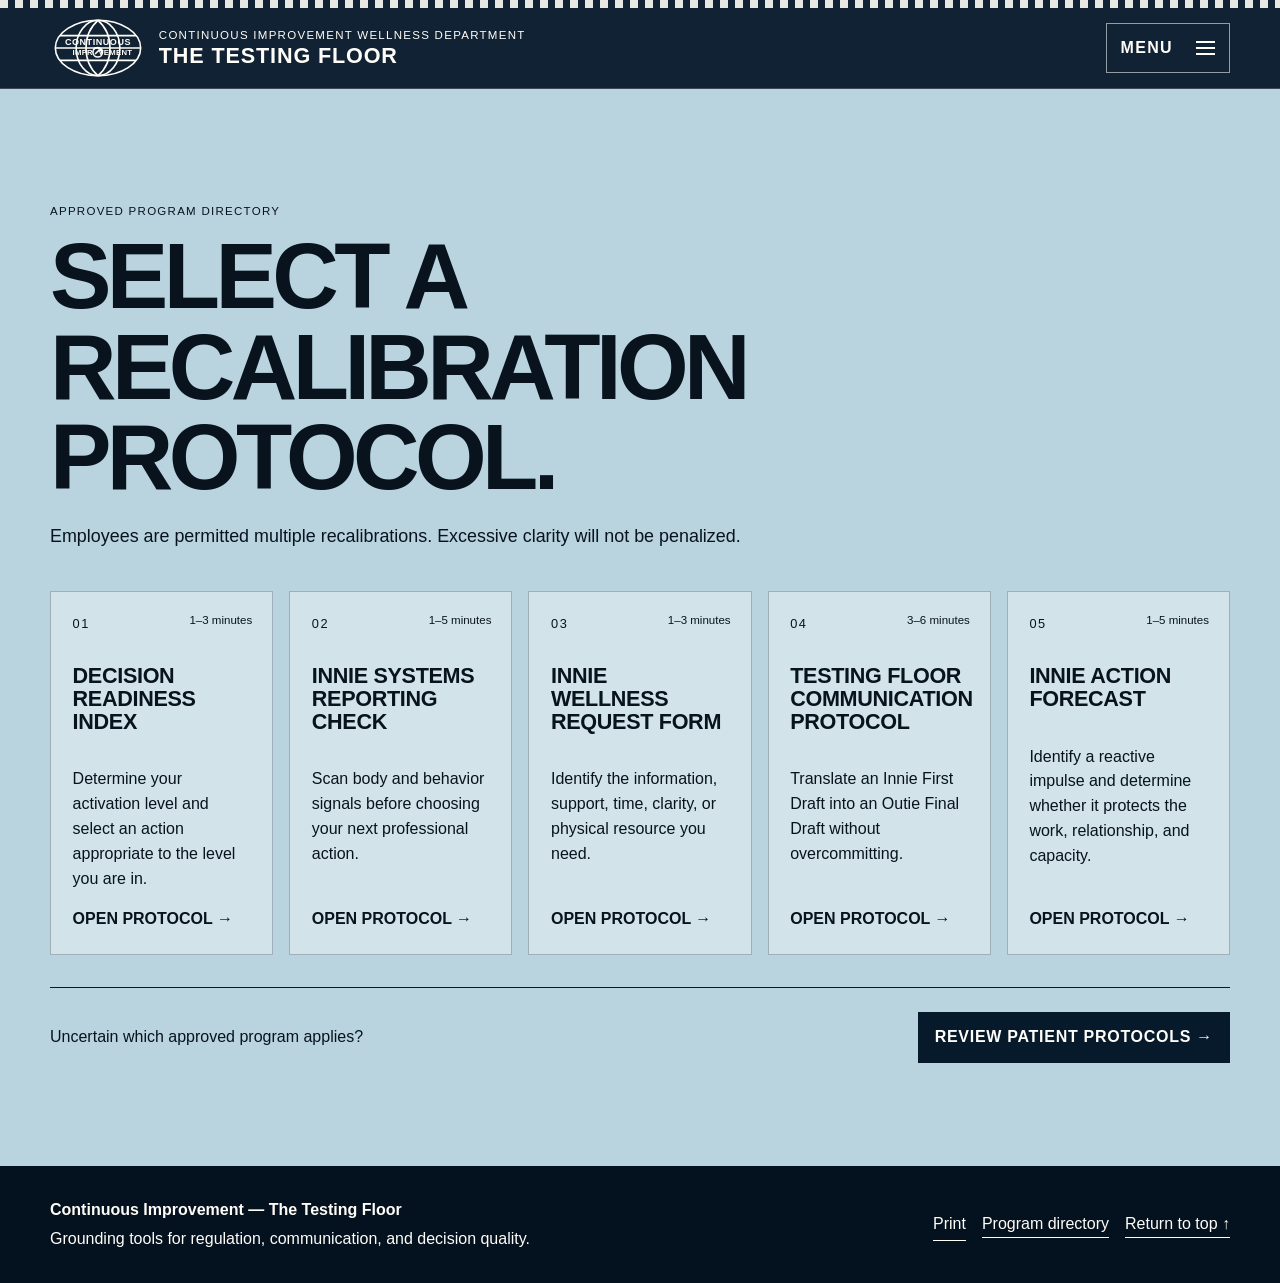
<file: program-directory.html>
<!doctype html>
<html lang="en">
<head>
  <meta charset="utf-8">
  <meta name="viewport" content="width=device-width, initial-scale=1">
  <meta name="description" content="Directory of five interactive grounding protocols for high-stakes work.">
  <meta name="theme-color" content="#071a2c">
  <title>Approved Program Directory | The Testing Floor</title>
  <link rel="icon" href="assets/favicon.svg" type="image/svg+xml">
  <link rel="stylesheet" href="styles.css">
  <script src="script.js" defer></script>
</head>
<body class="multi-page-site">
  <a class="skip-link" href="#main-content">Skip to main content</a>
  <header class="site-header" id="top">
  <div class="header-stripes" aria-hidden="true"></div>
  <div class="header-inner">
    <a class="brand" href="index.html" aria-label="The Testing Floor home">
      <img src="assets/ci-globe.svg" alt="" width="128" height="96">
      <span class="brand-copy">
        <span class="eyebrow">Continuous Improvement Wellness Department</span>
        <span class="brand-title">The Testing Floor</span>
      </span>
    </a>
    <div class="menu-shell">
      <button class="menu-button" type="button" aria-expanded="false" aria-controls="site-menu">
        <span class="menu-button-label">Menu</span>
        <span class="menu-glyph" aria-hidden="true"><i></i><i></i><i></i></span>
      </button>
      <nav id="site-menu" class="site-menu" aria-label="Site navigation">
        <a href="index.html"><span class="site-menu-number">01</span><span class="site-menu-copy"><strong>Home</strong><small>Testing Floor entrance</small></span></a><a href="orientation.html"><span class="site-menu-number">02</span><span class="site-menu-copy"><strong>The You You Are</strong><small>Orientation</small></span></a><a href="program-directory.html" aria-current="page"><span class="site-menu-number">03</span><span class="site-menu-copy"><strong>Program Directory</strong><small>Approved grounding programs</small></span></a><a href="patient-protocols.html"><span class="site-menu-number">04</span><span class="site-menu-copy"><strong>Patient Protocols</strong><small>Which program should I use?</small></span></a><a href="patient-outie-facts.html"><span class="site-menu-number">05</span><span class="site-menu-copy"><strong>Patient Outie Facts</strong><small>Wellness Center closing</small></span></a>
      </nav>
    </div>
  </div>
</header>
  <main id="main-content">
<section aria-labelledby="directory-title" class="section section-blue directory-page">
  <div class="section-heading">
    <p class="protocol-code">APPROVED PROGRAM DIRECTORY</p>
    <h1 id="directory-title" class="page-title">Select a recalibration protocol.</h1>
    <p>Employees are permitted multiple recalibrations. Excessive clarity will not be penalized.</p>
  </div>
  <div class="program-grid">
    <a class="program-card" href="decision-readiness.html">
      <span class="program-number">01</span><span class="program-meta">1–3 minutes</span>
      <h2>Decision Readiness Index</h2><p>Determine your activation level and select an action appropriate to the level you are in.</p><span class="program-link">Open protocol →</span>
    </a>
    <a class="program-card" href="systems-reporting.html">
      <span class="program-number">02</span><span class="program-meta">1–5 minutes</span>
      <h2>Innie Systems Reporting Check</h2><p>Scan body and behavior signals before choosing your next professional action.</p><span class="program-link">Open protocol →</span>
    </a>
    <a class="program-card" href="wellness-request.html">
      <span class="program-number">03</span><span class="program-meta">1–3 minutes</span>
      <h2>Innie Wellness Request Form</h2><p>Identify the information, support, time, clarity, or physical resource you need.</p><span class="program-link">Open protocol →</span>
    </a>
    <a class="program-card" href="communication-protocol.html">
      <span class="program-number">04</span><span class="program-meta">3–6 minutes</span>
      <h2>Testing Floor Communication Protocol</h2><p>Translate an Innie First Draft into an Outie Final Draft without overcommitting.</p><span class="program-link">Open protocol →</span>
    </a>
    <a class="program-card" href="action-forecast.html">
      <span class="program-number">05</span><span class="program-meta">1–5 minutes</span>
      <h2>Innie Action Forecast</h2><p>Identify a reactive impulse and determine whether it protects the work, relationship, and capacity.</p><span class="program-link">Open protocol →</span>
    </a>
  </div>
  <div class="page-advance page-advance-dark">
    <p>Uncertain which approved program applies?</p>
    <a class="button button-dark" href="patient-protocols.html">Review Patient Protocols →</a>
  </div>
</section></main>
  <footer class="site-footer">
  <div>
    <strong>Continuous Improvement — The Testing Floor</strong>
    <span>Grounding tools for regulation, communication, and decision quality.</span>
  </div>
  <div class="footer-actions">
    <button type="button" class="text-button print-button">Print</button>
    <a href="program-directory.html">Program directory</a>
    <a href="#top">Return to top ↑</a>
  </div>
</footer>
<div class="toast" id="toast" role="status" aria-live="polite" aria-atomic="true"></div>
</body>
</html>
</file>
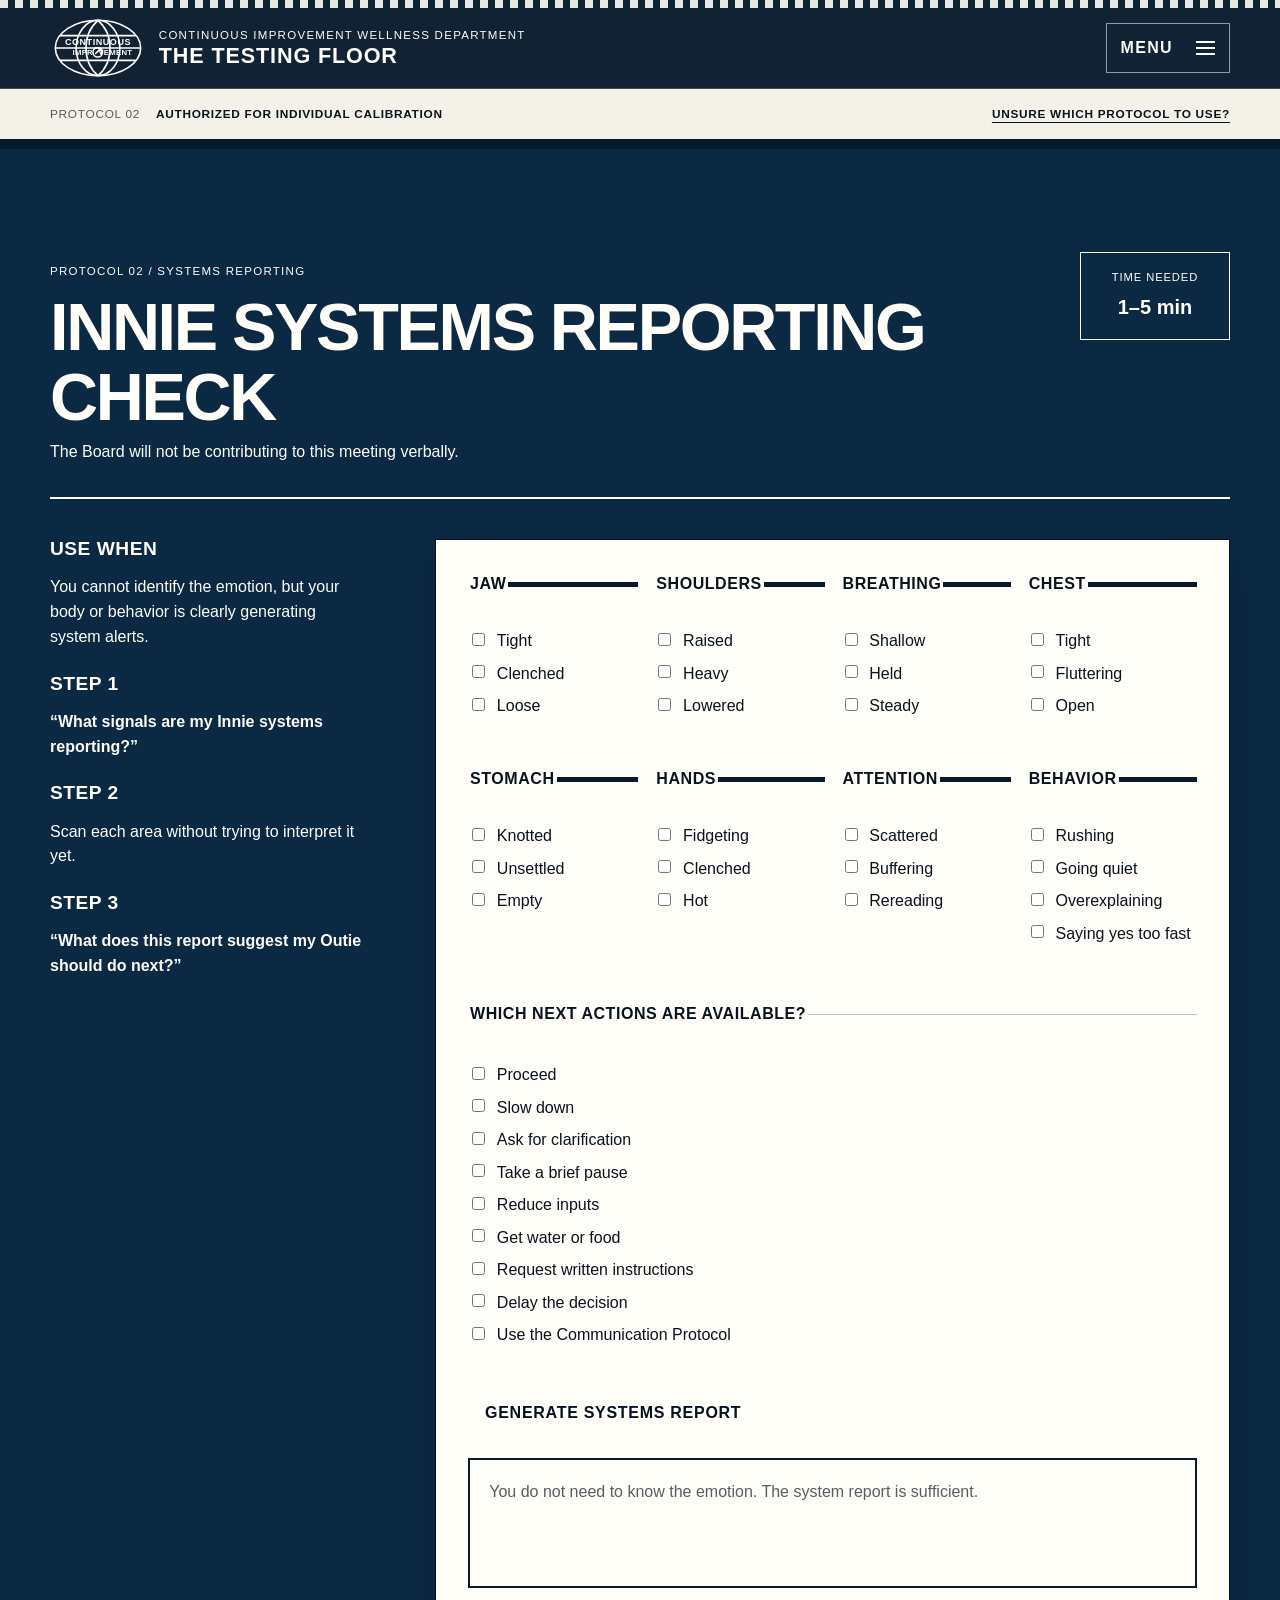
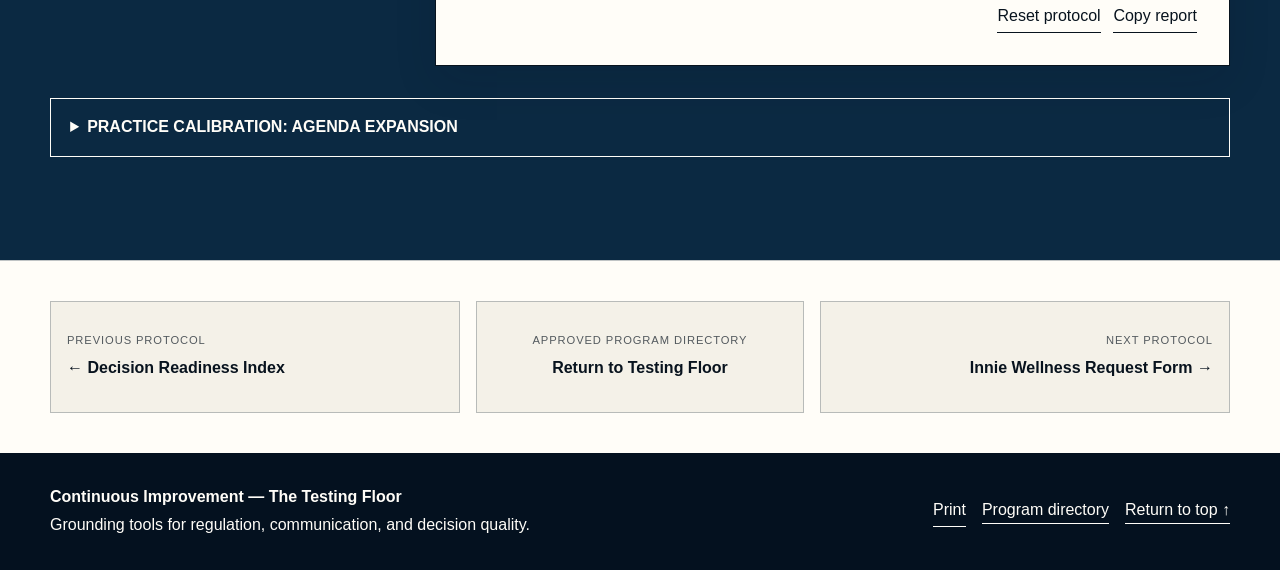
<file: systems-reporting.html>
<!DOCTYPE html>

<html lang="en">
<head>
<meta charset="utf-8"/>
<meta content="width=device-width, initial-scale=1" name="viewport"/>
<meta content="Innie Systems Reporting Check, an interactive grounding protocol for high-stakes work." name="description"/>
<meta content="#071a2c" name="theme-color"/>
<title>Innie Systems Reporting Check | The Testing Floor</title>
<link href="assets/favicon.svg" rel="icon" type="image/svg+xml"/>
<link href="styles.css" rel="stylesheet"/>
<script defer="" src="script.js"></script>
</head>
<body class="multi-page-site">
<a class="skip-link" href="#main-content">Skip to main content</a>
<header class="site-header" id="top">
<div aria-hidden="true" class="header-stripes"></div>
<div class="header-inner">
<a aria-label="The Testing Floor home" class="brand" href="index.html">
<img alt="" height="96" src="assets/ci-globe.svg" width="128"/>
<span class="brand-copy">
<span class="eyebrow">Continuous Improvement Wellness Department</span>
<span class="brand-title">The Testing Floor</span>
</span>
</a>
<div class="menu-shell">
<button aria-controls="site-menu" aria-expanded="false" class="menu-button" type="button">
<span class="menu-button-label">Menu</span>
<span aria-hidden="true" class="menu-glyph"><i></i><i></i><i></i></span>
</button>
<nav aria-label="Site navigation" class="site-menu" id="site-menu">
<a href="index.html"><span class="site-menu-number">01</span><span class="site-menu-copy"><strong>Home</strong><small>Testing Floor entrance</small></span></a><a href="orientation.html"><span class="site-menu-number">02</span><span class="site-menu-copy"><strong>The You You Are</strong><small>Orientation</small></span></a><a aria-current="location" href="program-directory.html"><span class="site-menu-number">03</span><span class="site-menu-copy"><strong>Program Directory</strong><small>Approved grounding programs</small></span></a><a href="patient-protocols.html"><span class="site-menu-number">04</span><span class="site-menu-copy"><strong>Patient Protocols</strong><small>Which program should I use?</small></span></a><a href="patient-outie-facts.html"><span class="site-menu-number">05</span><span class="site-menu-copy"><strong>Patient Outie Facts</strong><small>Wellness Center closing</small></span></a>
</nav>
</div>
</div>
</header>
<main id="main-content"><div class="page-status-bar"><div><span>Protocol 02</span><strong>Authorized for individual calibration</strong></div><a href="patient-protocols.html">Unsure which protocol to use?</a></div><section aria-labelledby="systems-title" class="section section-navy protocol-section" id="systems">
<div class="protocol-banner">
<div>
<p class="protocol-code">PROTOCOL 02 / SYSTEMS REPORTING</p>
<h2 id="systems-title">Innie Systems Reporting Check</h2>
<p class="protocol-quote">The Board will not be contributing to this meeting verbally.</p>
</div>
<div class="time-box"><span>Time Needed</span><strong>1–5 min</strong></div>
</div>
<div class="protocol-layout">
<div class="instructions-panel">
<h3>Use when</h3>
<p>You cannot identify the emotion, but your body or behavior is clearly generating system alerts.</p>
<h3>Step 1</h3>
<p class="prompt">“What signals are my Innie systems reporting?”</p>
<h3>Step 2</h3>
<p>Scan each area without trying to interpret it yet.</p>
<h3>Step 3</h3>
<p class="prompt">“What does this report suggest my Outie should do next?”</p>
</div>
<div class="interactive-panel" data-app="systems">
<div class="systems-grid">
<fieldset class="system-group">
<legend>Jaw</legend>
<label><input type="checkbox" value="jaw: tight"/> Tight</label>
<label><input type="checkbox" value="jaw: clenched"/> Clenched</label>
<label><input type="checkbox" value="jaw: loose"/> Loose</label>
</fieldset>
<fieldset class="system-group">
<legend>Shoulders</legend>
<label><input type="checkbox" value="shoulders: raised"/> Raised</label>
<label><input type="checkbox" value="shoulders: heavy"/> Heavy</label>
<label><input type="checkbox" value="shoulders: lowered"/> Lowered</label>
</fieldset>
<fieldset class="system-group">
<legend>Breathing</legend>
<label><input type="checkbox" value="breathing: shallow"/> Shallow</label>
<label><input type="checkbox" value="breathing: held"/> Held</label>
<label><input type="checkbox" value="breathing: steady"/> Steady</label>
</fieldset>
<fieldset class="system-group">
<legend>Chest</legend>
<label><input type="checkbox" value="chest: tight"/> Tight</label>
<label><input type="checkbox" value="chest: fluttering"/> Fluttering</label>
<label><input type="checkbox" value="chest: open"/> Open</label>
</fieldset>
<fieldset class="system-group">
<legend>Stomach</legend>
<label><input type="checkbox" value="stomach: knotted"/> Knotted</label>
<label><input type="checkbox" value="stomach: unsettled"/> Unsettled</label>
<label><input type="checkbox" value="stomach: empty"/> Empty</label>
</fieldset>
<fieldset class="system-group">
<legend>Hands</legend>
<label><input type="checkbox" value="hands: fidgeting"/> Fidgeting</label>
<label><input type="checkbox" value="hands: clenched"/> Clenched</label>
<label><input type="checkbox" value="hands: hot"/> Hot</label>
</fieldset>
<fieldset class="system-group">
<legend>Attention</legend>
<label><input type="checkbox" value="attention: scattered"/> Scattered</label>
<label><input type="checkbox" value="attention: buffering"/> Buffering</label>
<label><input type="checkbox" value="attention: rereading"/> Rereading</label>
</fieldset>
<fieldset class="system-group">
<legend>Behavior</legend>
<label><input type="checkbox" value="behavior: rushing"/> Rushing</label>
<label><input type="checkbox" value="behavior: going quiet"/> Going quiet</label>
<label><input type="checkbox" value="behavior: overexplaining"/> Overexplaining</label>
<label><input type="checkbox" value="behavior: saying yes too fast"/> Saying yes too fast</label>
</fieldset>
</div>
<fieldset class="next-actions">
<legend>Which next actions are available?</legend>
<label><input type="checkbox" value="proceed"/> Proceed</label>
<label><input type="checkbox" value="slow down"/> Slow down</label>
<label><input type="checkbox" value="ask for clarification"/> Ask for clarification</label>
<label><input type="checkbox" value="take a brief pause"/> Take a brief pause</label>
<label><input type="checkbox" value="reduce inputs"/> Reduce inputs</label>
<label><input type="checkbox" value="get water or food"/> Get water or food</label>
<label><input type="checkbox" value="request written instructions"/> Request written instructions</label>
<label><input type="checkbox" value="delay the decision"/> Delay the decision</label>
<label><input type="checkbox" value="use the Testing Floor Communication Protocol"/> Use the Communication Protocol</label>
</fieldset>
<button class="button button-primary generate-button" id="systems-generate" type="button">Generate systems report</button>
<div aria-live="polite" class="result-panel" id="systems-result">
<p class="result-placeholder">You do not need to know the emotion. The system report is sufficient.</p>
</div>
<div class="activity-actions">
<button class="text-button reset-button" data-reset="systems" type="button">Reset protocol</button>
<button class="text-button copy-button" data-copy-target="systems-result" type="button">Copy report</button>
</div>
</div>
</div>
<details class="scenario-box">
<summary>Practice calibration: agenda expansion</summary>
<div class="scenario-content">
<p>You are preparing to facilitate a high-stakes meeting. Five minutes before it begins, leadership adds two agenda items and asks you to “keep the meeting moving.” Complete a systems scan before replying.</p>
</div>
</details>
</section>
<nav aria-label="Protocol navigation" class="page-navigation section section-light">
<a class="page-nav-link page-nav-prev" href="decision-readiness.html"><span>Previous protocol</span><strong>← Decision Readiness Index</strong></a>
<a class="page-nav-directory" href="program-directory.html"><span>Approved program directory</span><strong>Return to Testing Floor</strong></a>
<a class="page-nav-link page-nav-next" href="wellness-request.html"><span>Next protocol</span><strong>Innie Wellness Request Form →</strong></a>
</nav></main>
<footer class="site-footer">
<div>
<strong>Continuous Improvement — The Testing Floor</strong>
<span>Grounding tools for regulation, communication, and decision quality.</span>
</div>
<div class="footer-actions">
<button class="text-button print-button" type="button">Print</button>
<a href="program-directory.html">Program directory</a>
<a href="#top">Return to top ↑</a>
</div>
</footer>
<div aria-atomic="true" aria-live="polite" class="toast" id="toast" role="status"></div>
</body>
</html>
</file>
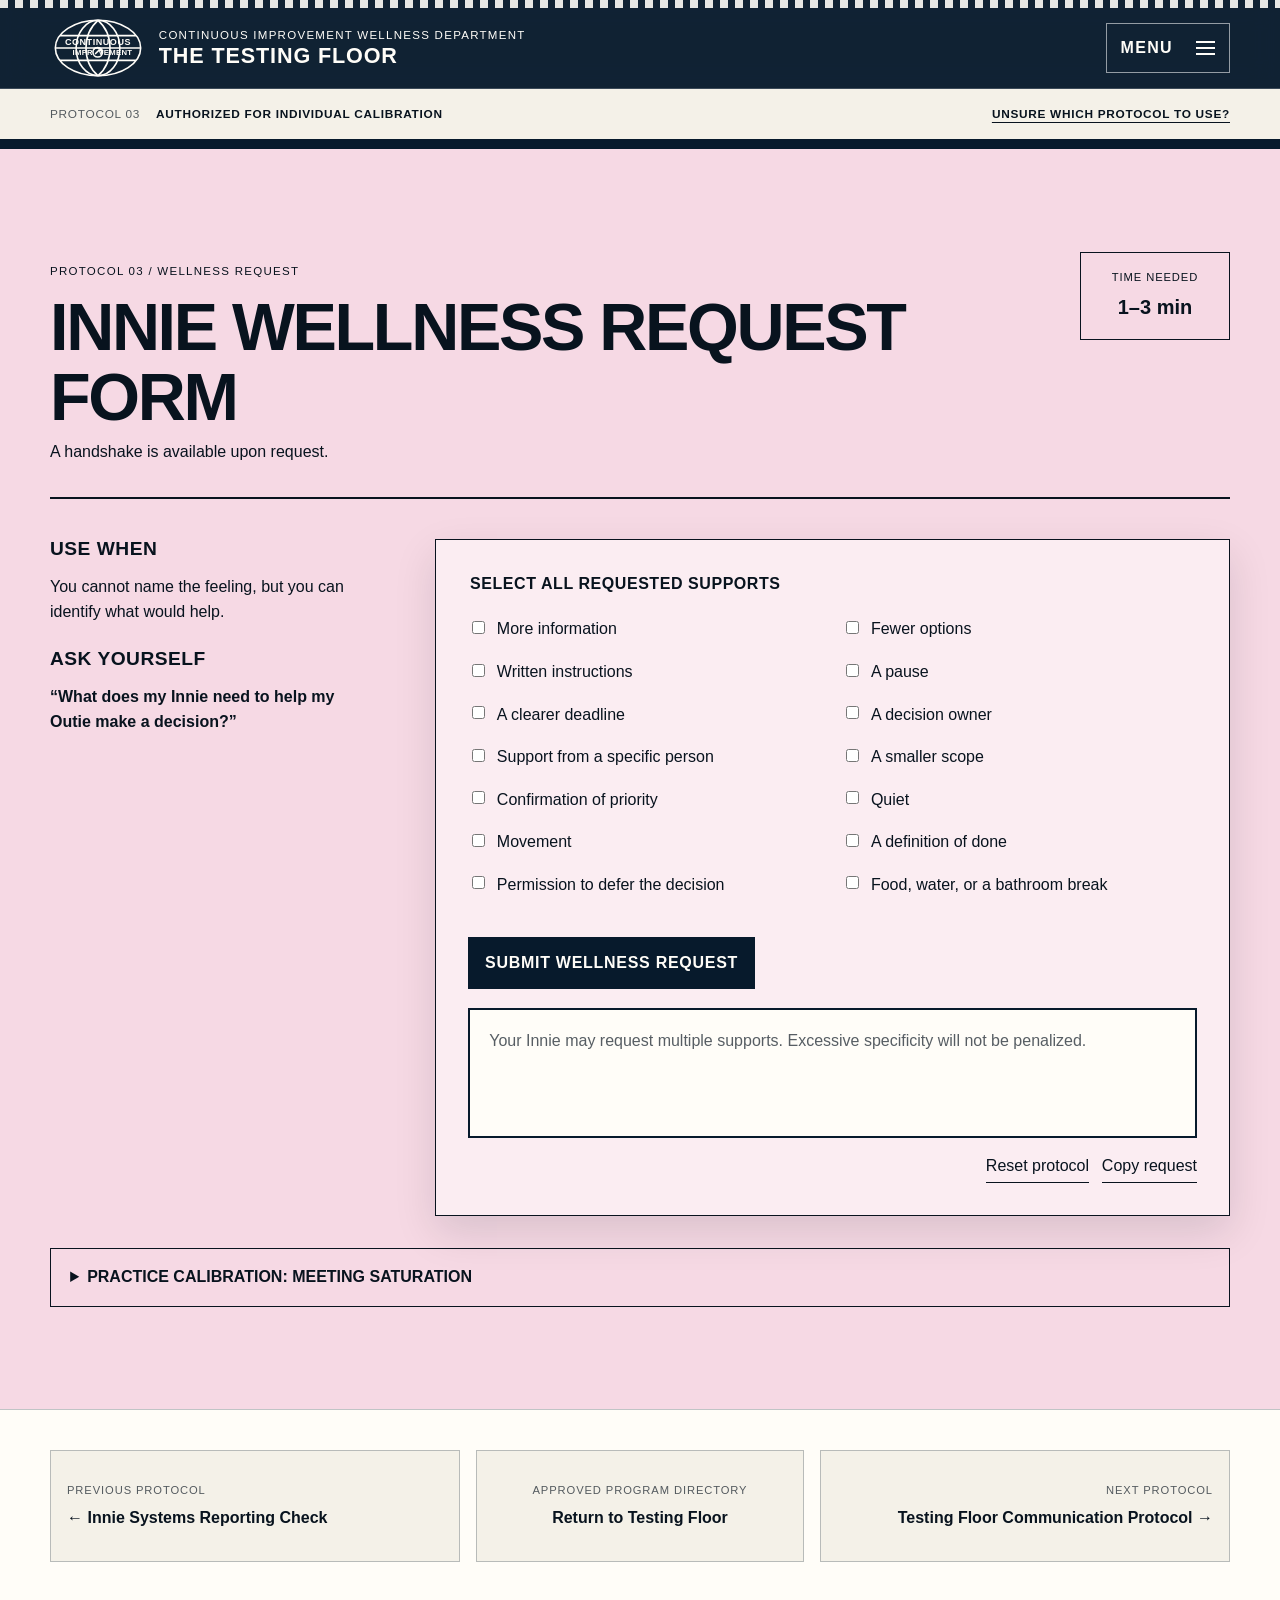
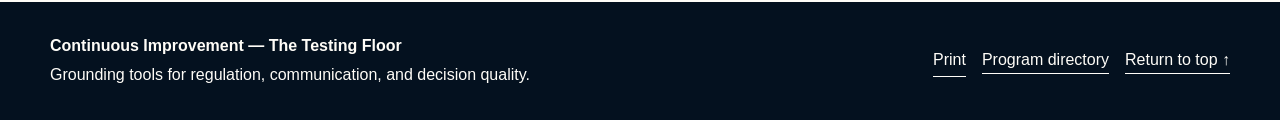
<file: wellness-request.html>
<!DOCTYPE html>

<html lang="en">
<head>
<meta charset="utf-8"/>
<meta content="width=device-width, initial-scale=1" name="viewport"/>
<meta content="Innie Wellness Request Form, an interactive grounding protocol for high-stakes work." name="description"/>
<meta content="#071a2c" name="theme-color"/>
<title>Innie Wellness Request Form | The Testing Floor</title>
<link href="assets/favicon.svg" rel="icon" type="image/svg+xml"/>
<link href="styles.css" rel="stylesheet"/>
<script defer="" src="script.js"></script>
</head>
<body class="multi-page-site">
<a class="skip-link" href="#main-content">Skip to main content</a>
<header class="site-header" id="top">
<div aria-hidden="true" class="header-stripes"></div>
<div class="header-inner">
<a aria-label="The Testing Floor home" class="brand" href="index.html">
<img alt="" height="96" src="assets/ci-globe.svg" width="128"/>
<span class="brand-copy">
<span class="eyebrow">Continuous Improvement Wellness Department</span>
<span class="brand-title">The Testing Floor</span>
</span>
</a>
<div class="menu-shell">
<button aria-controls="site-menu" aria-expanded="false" class="menu-button" type="button">
<span class="menu-button-label">Menu</span>
<span aria-hidden="true" class="menu-glyph"><i></i><i></i><i></i></span>
</button>
<nav aria-label="Site navigation" class="site-menu" id="site-menu">
<a href="index.html"><span class="site-menu-number">01</span><span class="site-menu-copy"><strong>Home</strong><small>Testing Floor entrance</small></span></a><a href="orientation.html"><span class="site-menu-number">02</span><span class="site-menu-copy"><strong>The You You Are</strong><small>Orientation</small></span></a><a aria-current="location" href="program-directory.html"><span class="site-menu-number">03</span><span class="site-menu-copy"><strong>Program Directory</strong><small>Approved grounding programs</small></span></a><a href="patient-protocols.html"><span class="site-menu-number">04</span><span class="site-menu-copy"><strong>Patient Protocols</strong><small>Which program should I use?</small></span></a><a href="patient-outie-facts.html"><span class="site-menu-number">05</span><span class="site-menu-copy"><strong>Patient Outie Facts</strong><small>Wellness Center closing</small></span></a>
</nav>
</div>
</div>
</header>
<main id="main-content"><div class="page-status-bar"><div><span>Protocol 03</span><strong>Authorized for individual calibration</strong></div><a href="patient-protocols.html">Unsure which protocol to use?</a></div><section aria-labelledby="requests-title" class="section section-pink protocol-section" id="requests">
<div class="protocol-banner">
<div>
<p class="protocol-code">PROTOCOL 03 / WELLNESS REQUEST</p>
<h2 id="requests-title">Innie Wellness Request Form</h2>
<p class="protocol-quote">A handshake is available upon request.</p>
</div>
<div class="time-box"><span>Time Needed</span><strong>1–3 min</strong></div>
</div>
<div class="protocol-layout">
<div class="instructions-panel">
<h3>Use when</h3>
<p>You cannot name the feeling, but you can identify what would help.</p>
<h3>Ask yourself</h3>
<p class="prompt">“What does my Innie need to help my Outie make a decision?”</p>
</div>
<div class="interactive-panel" data-app="requests">
<fieldset class="checklist-grid" id="request-options">
<legend>Select all requested supports</legend>
<label><input type="checkbox" value="more information"/> More information</label>
<label><input type="checkbox" value="fewer options"/> Fewer options</label>
<label><input type="checkbox" value="written instructions"/> Written instructions</label>
<label><input type="checkbox" value="a pause"/> A pause</label>
<label><input type="checkbox" value="a clearer deadline"/> A clearer deadline</label>
<label><input type="checkbox" value="a decision owner"/> A decision owner</label>
<label><input type="checkbox" value="support from a specific person"/> Support from a specific person</label>
<label><input type="checkbox" value="a smaller scope"/> A smaller scope</label>
<label><input type="checkbox" value="confirmation of priority"/> Confirmation of priority</label>
<label><input type="checkbox" value="quiet"/> Quiet</label>
<label><input type="checkbox" value="movement"/> Movement</label>
<label><input type="checkbox" value="a definition of done"/> A definition of done</label>
<label><input type="checkbox" value="permission to defer the decision"/> Permission to defer the decision</label>
<label><input type="checkbox" value="food, water, or a bathroom break"/> Food, water, or a bathroom break</label>
</fieldset>
<button class="button button-dark generate-button" id="requests-generate" type="button">Submit wellness request</button>
<div aria-live="polite" class="result-panel" id="requests-result">
<p class="result-placeholder">Your Innie may request multiple supports. Excessive specificity will not be penalized.</p>
</div>
<div class="activity-actions">
<button class="text-button reset-button" data-reset="requests" type="button">Reset protocol</button>
<button class="text-button copy-button" data-copy-target="requests-result" type="button">Copy request</button>
</div>
</div>
</div>
<details class="scenario-box">
<summary>Practice calibration: meeting saturation</summary>
<div class="scenario-content">
<p>Your Outie has been in back-to-back meetings throughout the day, with no more than fifteen minutes between them. In the final meeting, someone asks you to make a high-pressure choice with only a few minutes left before wrap-up. What does your Innie need?</p>
</div>
</details>
</section>
<nav aria-label="Protocol navigation" class="page-navigation section section-light">
<a class="page-nav-link page-nav-prev" href="systems-reporting.html"><span>Previous protocol</span><strong>← Innie Systems Reporting Check</strong></a>
<a class="page-nav-directory" href="program-directory.html"><span>Approved program directory</span><strong>Return to Testing Floor</strong></a>
<a class="page-nav-link page-nav-next" href="communication-protocol.html"><span>Next protocol</span><strong>Testing Floor Communication Protocol →</strong></a>
</nav></main>
<footer class="site-footer">
<div>
<strong>Continuous Improvement — The Testing Floor</strong>
<span>Grounding tools for regulation, communication, and decision quality.</span>
</div>
<div class="footer-actions">
<button class="text-button print-button" type="button">Print</button>
<a href="program-directory.html">Program directory</a>
<a href="#top">Return to top ↑</a>
</div>
</footer>
<div aria-atomic="true" aria-live="polite" class="toast" id="toast" role="status"></div>
</body>
</html>
</file>
<file: styles.css>
:root {
  --navy-950: #04111f;
  --navy-900: #071a2c;
  --navy-800: #0b2942;
  --navy-700: #123c5c;
  --blue-100: #d9eaf0;
  --blue-200: #b9d4de;
  --mint-100: #dcebe2;
  --pink-100: #f6d9e4;
  --orange-200: #f7b075;
  --cream-100: #f4f1e8;
  --white: #fffdf8;
  --ink: #08131e;
  --border: rgba(7, 26, 44, 0.25);
  --shadow: 0 16px 40px rgba(4, 17, 31, 0.12);
  --radius: 4px;
  --max: 1180px;
  --font-primary: "Forma DJR", "Helvetica Neue", Helvetica, Arial, sans-serif;
  --font-button: "Manifold Extended CF", "Manifold CF", "Arial Narrow", "Helvetica Neue", Helvetica, Arial, sans-serif;
  --sans: var(--font-primary);
  --mono: var(--font-primary);
}

* { box-sizing: border-box; }
html { scroll-behavior: smooth; }
body {
  margin: 0;
  color: var(--ink);
  background: var(--cream-100);
  font-family: var(--sans);
  line-height: 1.55;
}
body.menu-open { overflow: hidden; }
button, input, textarea { font: inherit; }
a { color: inherit; }
img { max-width: 100%; }

.skip-link {
  position: fixed;
  left: 1rem;
  top: -10rem;
  z-index: 999;
  padding: .75rem 1rem;
  color: var(--white);
  background: var(--navy-950);
}
.skip-link:focus { top: 1rem; }

.site-header {
  position: sticky;
  top: 0;
  z-index: 100;
  color: var(--white);
  background: rgba(7, 26, 44, .96);
  border-bottom: 1px solid rgba(255,255,255,.18);
  backdrop-filter: blur(14px);
}
.header-stripes {
  height: 8px;
  background: repeating-linear-gradient(90deg, var(--white) 0 8px, transparent 8px 15px);
  opacity: .9;
}
.header-inner {
  width: min(var(--max), calc(100% - 2rem));
  min-height: 80px;
  margin-inline: auto;
  display: flex;
  align-items: center;
  justify-content: space-between;
  gap: 1rem;
}
.brand {
  display: flex;
  align-items: center;
  gap: .8rem;
  color: inherit;
  text-decoration: none;
}
.brand img { width: 96px; height: auto; }
.brand-copy { display: grid; line-height: 1.05; }
.eyebrow, .protocol-code {
  font-family: var(--mono);
  font-size: .72rem;
  letter-spacing: .11em;
  text-transform: uppercase;
}
.brand-title {
  margin-top: .25rem;
  font-size: 1.35rem;
  font-weight: 800;
  letter-spacing: .04em;
  text-transform: uppercase;
}
.primary-navigation { display: flex; align-items: center; gap: 1rem; }
.primary-navigation a {
  font-size: .84rem;
  font-weight: 700;
  text-decoration: none;
  text-transform: uppercase;
  letter-spacing: .05em;
}
.primary-navigation a:hover, .primary-navigation a:focus-visible { text-decoration: underline; text-underline-offset: .35rem; }
.menu-button {
  display: none;
  gap: .6rem;
  align-items: center;
  border: 1px solid rgba(255,255,255,.45);
  color: var(--white);
  background: transparent;
  padding: .65rem .75rem;
  cursor: pointer;
}

.section { padding: clamp(4rem, 8vw, 7rem) max(1rem, calc((100vw - var(--max)) / 2)); }
.section-dark { color: var(--white); background: var(--navy-900); }
.section-navy { color: var(--white); background: var(--navy-800); }
.section-light { color: var(--ink); background: var(--white); }
.section-blue { color: var(--ink); background: var(--blue-200); }
.section-cream { color: var(--ink); background: var(--cream-100); }
.section-pink { color: var(--ink); background: var(--pink-100); }
.section-mint { color: var(--ink); background: var(--mint-100); }
.section-orange { color: var(--ink); background: var(--orange-200); }

.hero { min-height: 72vh; display: grid; align-items: center; position: relative; overflow: hidden; }
.hero::after {
  content: "";
  position: absolute;
  inset: 0;
  pointer-events: none;
  background:
    linear-gradient(rgba(255,255,255,.035) 1px, transparent 1px),
    linear-gradient(90deg, rgba(255,255,255,.035) 1px, transparent 1px);
  background-size: 44px 44px;
  mask-image: linear-gradient(to bottom, transparent, #000 20%, #000 80%, transparent);
}
.hero-grid {
  position: relative;
  z-index: 1;
  display: grid;
  grid-template-columns: minmax(0, 1.6fr) minmax(260px, .7fr);
  gap: clamp(2rem, 6vw, 6rem);
  align-items: end;
}
h1, h2, h3 { margin-top: 0; line-height: 1.05; }
h1 {
  max-width: 850px;
  margin-bottom: 1.25rem;
  font-size: clamp(3.2rem, 8vw, 7.5rem);
  letter-spacing: -.05em;
  text-transform: uppercase;
}
h2 { font-size: clamp(2.4rem, 5.2vw, 5rem); letter-spacing: -.035em; text-transform: uppercase; }
h3 { font-size: 1.2rem; text-transform: uppercase; letter-spacing: .025em; }
.hero-lede { max-width: 740px; font-size: clamp(1.1rem, 2.2vw, 1.45rem); }
.hero-notice {
  border: 1px solid rgba(255,255,255,.45);
  padding: 1.4rem;
  background: rgba(255,255,255,.04);
}
.notice-label { margin-top: 0; font-family: var(--mono); font-size: .78rem; text-transform: uppercase; letter-spacing: .12em; }
.notice-small { margin-bottom: 0; font-size: .88rem; opacity: .72; }
.button-row { display: flex; flex-wrap: wrap; gap: .8rem; margin-top: 2rem; }
.button {
  display: inline-flex;
  justify-content: center;
  align-items: center;
  min-height: 48px;
  border: 1px solid currentColor;
  border-radius: 0;
  padding: .78rem 1rem;
  font-weight: 800;
  letter-spacing: .045em;
  text-decoration: none;
  text-transform: uppercase;
  cursor: pointer;
  transition: transform .15s ease, background-color .15s ease, color .15s ease;
}
.button:hover { transform: translateY(-2px); }
.button-primary { color: var(--navy-950); background: var(--white); border-color: var(--white); }
.button-secondary { color: var(--white); background: transparent; }
.button-dark { color: var(--white); background: var(--navy-900); border-color: var(--navy-900); }

.section-heading { max-width: 860px; margin-bottom: 2.5rem; }
.section-heading h2 { margin-bottom: 1rem; }
.section-heading > p:last-child { font-size: 1.12rem; }
.definition-grid, .program-grid {
  display: grid;
  grid-template-columns: repeat(4, minmax(0, 1fr));
  gap: 1rem;
}
.definition-card, .program-card {
  position: relative;
  min-height: 230px;
  border: 1px solid var(--border);
  padding: 1.35rem;
  background: rgba(255,255,255,.45);
}
.definition-number, .program-number {
  display: block;
  margin-bottom: 2rem;
  font-family: var(--mono);
  font-size: .8rem;
  letter-spacing: .12em;
}
.definition-card p, .program-card p { margin-bottom: 0; }
.callout {
  display: grid;
  grid-template-columns: minmax(220px, .6fr) 1.4fr;
  gap: 1rem;
  margin-top: 1.5rem;
  padding: 1.4rem;
  color: var(--white);
  background: var(--navy-900);
}
.program-grid { grid-template-columns: repeat(5, minmax(0, 1fr)); }
.program-card {
  min-height: 330px;
  display: flex;
  flex-direction: column;
  color: inherit;
  text-decoration: none;
  background: rgba(255,255,255,.35);
  transition: transform .15s ease, background-color .15s ease;
}
.program-card:hover, .program-card:focus-visible { transform: translateY(-5px); background: rgba(255,255,255,.68); }
.program-meta { position: absolute; top: 1.25rem; right: 1.25rem; font-family: var(--mono); font-size: .72rem; }
.program-link { margin-top: auto; padding-top: 1rem; font-weight: 800; text-transform: uppercase; }

.protocol-section { border-top: 10px solid var(--navy-900); }
.protocol-banner {
  display: flex;
  justify-content: space-between;
  gap: 1.5rem;
  align-items: flex-start;
  padding-bottom: 2rem;
  border-bottom: 2px solid currentColor;
}
.protocol-banner h2 { margin-bottom: .5rem; }
.protocol-quote { margin: 0; font-family: var(--mono); }
.time-box {
  flex: 0 0 auto;
  min-width: 150px;
  border: 1px solid currentColor;
  padding: 1rem;
  text-align: center;
}
.time-box span { display: block; font-family: var(--mono); font-size: .7rem; text-transform: uppercase; letter-spacing: .08em; }
.time-box strong { display: block; margin-top: .4rem; font-size: 1.25rem; }
.protocol-layout {
  display: grid;
  grid-template-columns: minmax(230px, .42fr) minmax(0, 1fr);
  gap: clamp(1.5rem, 4vw, 4rem);
  margin-top: 2.5rem;
}
.instructions-panel { padding-right: 1rem; }
.instructions-panel h3 { margin-top: 1.5rem; margin-bottom: .5rem; }
.instructions-panel h3:first-child { margin-top: 0; }
.prompt { font-family: var(--mono); font-weight: 700; }
.fine-print { margin-top: 2rem; padding-top: 1rem; border-top: 1px solid currentColor; font-size: .9rem; opacity: .82; }
.interactive-panel {
  border: 1px solid currentColor;
  padding: clamp(1rem, 3vw, 2rem);
  background: rgba(255,255,255,.55);
  color: var(--ink);
  box-shadow: var(--shadow);
}
.section-navy .interactive-panel { background: var(--white); }
fieldset { border: 0; padding: 0; margin: 0 0 1.5rem; }
legend { margin-bottom: .8rem; font-weight: 800; text-transform: uppercase; letter-spacing: .035em; }
.level-grid { display: grid; grid-template-columns: repeat(5, minmax(0, 1fr)); gap: .6rem; }
.level-button {
  min-height: 150px;
  display: grid;
  align-content: start;
  justify-items: start;
  gap: .3rem;
  border: 1px solid var(--navy-900);
  padding: .85rem;
  background: transparent;
  color: var(--ink);
  text-align: left;
  cursor: pointer;
}
.level-button:hover, .level-button:focus-visible { background: var(--blue-100); }
.level-button[aria-pressed="true"] { color: var(--white); background: var(--navy-900); }
.level-button > span { font-family: var(--mono); font-size: 1.6rem; }
.level-button strong { text-transform: uppercase; }
.level-button small { line-height: 1.25; }
.result-panel {
  min-height: 130px;
  margin-top: 1.2rem;
  border: 2px solid var(--navy-900);
  padding: 1.2rem;
  background: var(--white);
}
.result-panel h3 { margin-bottom: .5rem; }
.result-panel p:last-child { margin-bottom: 0; }
.result-placeholder { margin: 0; opacity: .68; }
.result-label { margin-bottom: .25rem; font-family: var(--mono); font-size: .75rem; letter-spacing: .08em; text-transform: uppercase; }
.result-script { margin: 1rem 0 0; border-left: 4px solid var(--navy-900); padding-left: 1rem; font-weight: 700; }
.activity-actions { display: flex; flex-wrap: wrap; justify-content: flex-end; gap: .8rem; margin-top: .8rem; }
.text-button {
  border: 0;
  border-bottom: 1px solid currentColor;
  padding: .2rem 0;
  color: inherit;
  background: transparent;
  cursor: pointer;
}
.text-button:hover, .text-button:focus-visible { border-bottom-width: 3px; }
.scenario-box { margin-top: 2rem; border: 1px solid currentColor; }
.scenario-box summary { padding: 1rem 1.2rem; font-weight: 800; text-transform: uppercase; cursor: pointer; }
.scenario-content { border-top: 1px solid currentColor; padding: 1.2rem; background: rgba(255,255,255,.26); }

.systems-grid { display: grid; grid-template-columns: repeat(4, minmax(0, 1fr)); gap: 1rem; }
.system-group { border-top: 5px solid var(--navy-900); padding-top: .75rem; }
.system-group label, .next-actions label, .checklist-grid label, .response-type label, .impact-selector label {
  display: flex;
  align-items: flex-start;
  gap: .55rem;
  margin: .48rem 0;
}
input[type="checkbox"], input[type="radio"] { margin-top: .22rem; accent-color: var(--navy-900); }
.next-actions, .impact-selector, .response-type { margin-top: 1.5rem; border-top: 1px solid var(--border); padding-top: 1rem; }
.checklist-grid { display: grid; grid-template-columns: repeat(2, minmax(0, 1fr)); gap: .15rem 1.2rem; }
.checklist-grid legend { grid-column: 1 / -1; }
.generate-button { margin-top: .5rem; }
.form-grid { display: grid; gap: 1.1rem; }
.form-grid label { display: grid; gap: .45rem; font-weight: 800; }
.form-grid input[type="text"], .form-grid textarea {
  width: 100%;
  border: 1px solid var(--navy-900);
  border-radius: 0;
  padding: .8rem;
  color: var(--ink);
  background: var(--white);
  font-weight: 400;
}
.form-grid textarea { resize: vertical; }
.optional { font-size: .82rem; font-weight: 400; opacity: .72; }

.guide-table-wrapper { overflow-x: auto; }
.guide-table { width: 100%; border-collapse: collapse; font-size: 1.05rem; }
.guide-table th, .guide-table td { border: 1px solid var(--navy-900); padding: 1rem; text-align: left; }
.guide-table th { color: var(--white); background: var(--navy-900); text-transform: uppercase; }
.guide-table a { font-weight: 800; }
.closing-section { text-align: center; }
.closing-section .section-heading { margin-inline: auto; }
.facts-list { max-width: 760px; margin: 0 auto 2rem; padding: 0; list-style: none; border-top: 1px solid rgba(255,255,255,.45); }
.facts-list li { border-bottom: 1px solid rgba(255,255,255,.45); padding: 1rem; font-size: 1.2rem; }

.site-footer {
  display: flex;
  justify-content: space-between;
  gap: 2rem;
  padding: 2rem max(1rem, calc((100vw - var(--max)) / 2));
  color: var(--white);
  background: var(--navy-950);
}
.site-footer > div:first-child { display: grid; gap: .25rem; }
.footer-actions { display: flex; gap: 1rem; align-items: center; }
.footer-actions a { text-decoration: none; border-bottom: 1px solid currentColor; }
.toast {
  position: fixed;
  right: 1rem;
  bottom: 1rem;
  z-index: 300;
  max-width: 340px;
  padding: .8rem 1rem;
  color: var(--white);
  background: var(--navy-950);
  border: 1px solid rgba(255,255,255,.35);
  opacity: 0;
  transform: translateY(12px);
  pointer-events: none;
  transition: opacity .2s ease, transform .2s ease;
}
.toast.visible { opacity: 1; transform: translateY(0); }

:focus-visible { outline: 3px solid #ffcf8b; outline-offset: 3px; }

@media (max-width: 1080px) {
  .program-grid { grid-template-columns: repeat(2, minmax(0, 1fr)); }
  .program-card:last-child { grid-column: 1 / -1; min-height: 250px; }
  .definition-grid { grid-template-columns: repeat(2, minmax(0, 1fr)); }
  .systems-grid { grid-template-columns: repeat(2, minmax(0, 1fr)); }
  .level-grid { grid-template-columns: repeat(3, minmax(0, 1fr)); }
}

@media (max-width: 820px) {
  .menu-button { display: inline-flex; }
  .primary-navigation {
    position: fixed;
    inset: 88px 0 auto;
    display: none;
    flex-direction: column;
    align-items: stretch;
    gap: 0;
    padding: 1rem;
    color: var(--white);
    background: var(--navy-950);
    border-bottom: 1px solid rgba(255,255,255,.2);
  }
  .primary-navigation.open { display: flex; }
  .primary-navigation a { padding: 1rem; border-bottom: 1px solid rgba(255,255,255,.16); }
  .hero-grid, .protocol-layout { grid-template-columns: 1fr; }
  .hero { min-height: auto; }
  .hero-notice { max-width: 540px; }
  .callout { grid-template-columns: 1fr; }
  .instructions-panel { padding-right: 0; }
  .protocol-banner { flex-direction: column; }
  .time-box { min-width: 0; width: 100%; text-align: left; display: flex; justify-content: space-between; align-items: center; }
}

@media (max-width: 620px) {
  .header-inner { min-height: 70px; }
  .brand img { width: 70px; }
  .eyebrow { display: none; }
  .brand-title { font-size: 1rem; }
  .menu-button-label { display: none; }
  .section { padding-top: 3.5rem; padding-bottom: 3.5rem; }
  h1 { font-size: clamp(2.6rem, 15vw, 4.8rem); }
  h2 { font-size: clamp(2rem, 11vw, 3.4rem); }
  .definition-grid, .program-grid, .systems-grid, .checklist-grid, .level-grid { grid-template-columns: 1fr; }
  .program-card:last-child { grid-column: auto; }
  .definition-card, .program-card { min-height: auto; }
  .level-button { min-height: 105px; }
  .site-footer { flex-direction: column; }
  .footer-actions { justify-content: space-between; }
}

@media (prefers-reduced-motion: reduce) {
  html { scroll-behavior: auto; }
  *, *::before, *::after { animation-duration: .01ms !important; transition-duration: .01ms !important; }
}

@media print {
  .site-header, .site-footer, .button-row, .activity-actions, .menu-button, .toast { display: none !important; }
  .section { padding: 1.2rem 0; break-inside: avoid; }
  .hero { min-height: auto; }
  body, .section-dark, .section-navy { color: #000 !important; background: #fff !important; }
  .interactive-panel, .result-panel, .scenario-box { box-shadow: none; }
  a { text-decoration: none; }
}


/* Multi-page navigation additions */
.primary-navigation a[aria-current="page"] {
  text-decoration: underline;
  text-decoration-thickness: 2px;
  text-underline-offset: .4rem;
}
.page-status-bar {
  width: min(var(--max), calc(100% - 2rem));
  margin-inline: auto;
  padding: 1rem 0;
  display: flex;
  justify-content: space-between;
  gap: 1rem;
  align-items: center;
  font-family: var(--mono);
  font-size: .74rem;
  letter-spacing: .06em;
  text-transform: uppercase;
}
.page-status-bar div { display: flex; flex-wrap: wrap; gap: .55rem 1rem; }
.page-status-bar span { opacity: .68; }
.page-status-bar a { font-weight: 700; text-underline-offset: .25rem; }
.page-navigation {
  display: grid;
  grid-template-columns: 1fr minmax(220px, .8fr) 1fr;
  gap: 1rem;
  padding-top: 2.5rem;
  padding-bottom: 2.5rem;
  border-top: 1px solid var(--border);
}
.page-navigation a {
  min-height: 112px;
  display: flex;
  flex-direction: column;
  justify-content: center;
  padding: 1rem;
  border: 1px solid var(--border);
  text-decoration: none;
  background: var(--cream-100);
}
.page-navigation a:hover, .page-navigation a:focus-visible { background: var(--blue-100); }
.page-navigation span {
  margin-bottom: .4rem;
  font-family: var(--mono);
  font-size: .7rem;
  letter-spacing: .08em;
  text-transform: uppercase;
  opacity: .68;
}
.page-nav-next { text-align: right; }
.page-nav-directory { text-align: center; }
.compact-hero { min-height: 62vh; }
@media (max-width: 820px) {
  .page-status-bar { align-items: flex-start; flex-direction: column; }
  .page-navigation { grid-template-columns: 1fr; }
  .page-nav-next, .page-nav-directory { text-align: left; }
}
@media print {
  .page-status-bar, .page-navigation { display: none !important; }
}


/* V2: dropdown navigation, typography, separate informational pages */
body, input, textarea, select { font-family: var(--font-primary); }
h1, h2, h3, h4, .brand-title, .eyebrow, .protocol-code, .notice-label,
.definition-number, .program-number, .program-meta, .result-label, .page-status-bar,
.time-box span, .protocol-quote { font-family: var(--font-primary); }
button, .button, .menu-button, .site-menu a, .program-link, .footer-actions a,
.page-navigation a, .text-button { font-family: var(--font-button); }

/* The requested commercial fonts are referenced only by family name. If they are
   not installed or licensed as webfonts, the site intentionally falls back to
   Helvetica Neue / Helvetica and Arial Narrow. */

.menu-shell { position: relative; flex: 0 0 auto; }
.menu-button {
  display: inline-flex;
  min-width: 124px;
  justify-content: space-between;
  gap: 1rem;
  align-items: center;
  border: 1px solid rgba(255,255,255,.55);
  color: var(--white);
  background: transparent;
  padding: .72rem .85rem;
  font-weight: 800;
  letter-spacing: .08em;
  text-transform: uppercase;
  cursor: pointer;
}
.menu-button:hover, .menu-button:focus-visible,
.menu-button[aria-expanded="true"] { color: var(--navy-950); background: var(--white); }
.menu-glyph { width: 19px; display: grid; gap: 4px; }
.menu-glyph i { display: block; height: 2px; background: currentColor; transition: transform .16s ease, opacity .16s ease; }
.menu-button[aria-expanded="true"] .menu-glyph i:nth-child(1) { transform: translateY(6px) rotate(45deg); }
.menu-button[aria-expanded="true"] .menu-glyph i:nth-child(2) { opacity: 0; }
.menu-button[aria-expanded="true"] .menu-glyph i:nth-child(3) { transform: translateY(-6px) rotate(-45deg); }
.site-menu {
  position: absolute;
  top: calc(100% + .6rem);
  right: 0;
  z-index: 250;
  width: min(430px, calc(100vw - 2rem));
  display: none;
  border: 1px solid rgba(255,255,255,.34);
  color: var(--white);
  background: var(--navy-950);
  box-shadow: 0 22px 48px rgba(0,0,0,.28);
}
.site-menu.open { display: grid; }
.site-menu a {
  display: grid;
  grid-template-columns: 44px 1fr;
  gap: .85rem;
  align-items: center;
  min-height: 72px;
  padding: .8rem 1rem;
  border-bottom: 1px solid rgba(255,255,255,.16);
  color: inherit;
  text-decoration: none;
  text-transform: uppercase;
}
.site-menu a:last-child { border-bottom: 0; }
.site-menu a:hover, .site-menu a:focus-visible,
.site-menu a[aria-current="page"], .site-menu a[aria-current="location"] {
  color: var(--navy-950);
  background: var(--white);
}
.site-menu-number { font-size: .75rem; letter-spacing: .12em; opacity: .72; }
.site-menu-copy { display: grid; gap: .18rem; }
.site-menu-copy strong { font-size: .9rem; letter-spacing: .035em; }
.site-menu-copy small { font-family: var(--font-primary); font-size: .75rem; font-weight: 400; letter-spacing: .02em; text-transform: none; opacity: .72; }
.primary-navigation { display: none !important; }

.page-title { max-width: 980px; margin-bottom: 1.25rem; font-size: clamp(3rem, 7.2vw, 6.6rem); line-height: .98; letter-spacing: -.05em; text-transform: uppercase; }
.entrance-panel { border-top: 1px solid var(--border); }
.entrance-panel .section-heading { margin-bottom: 1.5rem; }
.orientation-page, .directory-page, .protocols-page, .facts-page { min-height: calc(100vh - 88px); }
.orientation-heading { max-width: 1050px; }

.flip-card-grid {
  display: grid;
  grid-template-columns: repeat(4, minmax(0, 1fr));
  gap: 1rem;
  perspective: 1300px;
}
.flip-card {
  min-height: 330px;
  border: 0;
  padding: 0;
  color: var(--ink);
  background: transparent;
  font-family: var(--font-primary);
  text-align: left;
  cursor: pointer;
  perspective: 1200px;
}
.flip-card-inner {
  position: relative;
  display: block;
  width: 100%;
  min-height: 330px;
  transition: transform .55s cubic-bezier(.2,.7,.2,1);
  transform-style: preserve-3d;
}
.flip-card.is-flipped .flip-card-inner { transform: rotateY(180deg); }
.flip-card-face {
  position: absolute;
  inset: 0;
  display: flex;
  flex-direction: column;
  border: 1px solid var(--border);
  padding: 1.45rem;
  background: var(--white);
  backface-visibility: hidden;
  -webkit-backface-visibility: hidden;
}
.flip-card-front { justify-content: space-between; }
.flip-card-back { transform: rotateY(180deg); background: var(--navy-900); color: var(--white); }
.flip-card-title { display: block; margin: auto 0; font-size: clamp(1.65rem, 2.8vw, 2.5rem); font-weight: 700; line-height: 1.05; text-transform: uppercase; }
.flip-card-copy { display: block; margin: 1rem 0 auto; font-size: 1.03rem; line-height: 1.55; }
.flip-card-hint { display: block; padding-top: 1rem; border-top: 1px solid currentColor; font-family: var(--font-button); font-size: .75rem; font-weight: 800; letter-spacing: .06em; text-transform: uppercase; }
.flip-card:hover .flip-card-inner, .flip-card:focus-visible .flip-card-inner { transform: translateY(-5px); }
.flip-card.is-flipped:hover .flip-card-inner, .flip-card.is-flipped:focus-visible .flip-card-inner { transform: translateY(-5px) rotateY(180deg); }
.orientation-callout { margin-top: 1rem; }
.page-advance {
  margin-top: 2rem;
  display: flex;
  flex-wrap: wrap;
  justify-content: space-between;
  gap: 1rem;
  align-items: center;
  border-top: 1px solid var(--border);
  padding-top: 1.5rem;
}
.page-advance p { margin: 0; }
.page-advance-dark { border-color: var(--navy-900); }
.directory-page .program-grid { grid-template-columns: repeat(5, minmax(0, 1fr)); }
.directory-page .program-card h2 { font-size: 1.35rem; letter-spacing: -.015em; text-transform: uppercase; }
.protocols-callout { margin-top: 2rem; }
.centered-buttons { justify-content: center; }

@media (max-width: 1080px) {
  .flip-card-grid { grid-template-columns: repeat(2, minmax(0, 1fr)); }
  .directory-page .program-grid { grid-template-columns: repeat(2, minmax(0, 1fr)); }
  .directory-page .program-card:last-child { grid-column: 1 / -1; }
}
@media (max-width: 820px) {
  body.menu-open { overflow: hidden; }
  .site-menu {
    position: fixed;
    inset: 88px 1rem auto;
    width: auto;
    max-height: calc(100vh - 104px);
    overflow-y: auto;
  }
  .menu-button { min-width: 104px; }
}
@media (max-width: 620px) {
  .menu-button-label { display: inline; }
  .flip-card-grid, .directory-page .program-grid { grid-template-columns: 1fr; }
  .directory-page .program-card:last-child { grid-column: auto; }
  .flip-card, .flip-card-inner { min-height: 270px; }
  .page-title { font-size: clamp(2.65rem, 14vw, 4.6rem); }
  .page-advance { align-items: stretch; flex-direction: column; }
  .page-advance .button { width: 100%; }
}
@media (prefers-reduced-motion: reduce) {
  .flip-card-inner { transition: none; }
}
@media print {
  .site-menu, .menu-shell { display: none !important; }
  .flip-card { min-height: auto; }
  .flip-card-inner { min-height: auto; transform: none !important; }
  .flip-card-face { position: static; transform: none !important; backface-visibility: visible; }
  .flip-card-front { display: none; }
  .flip-card-back { color: #000; background: #fff; }
}
</file>
